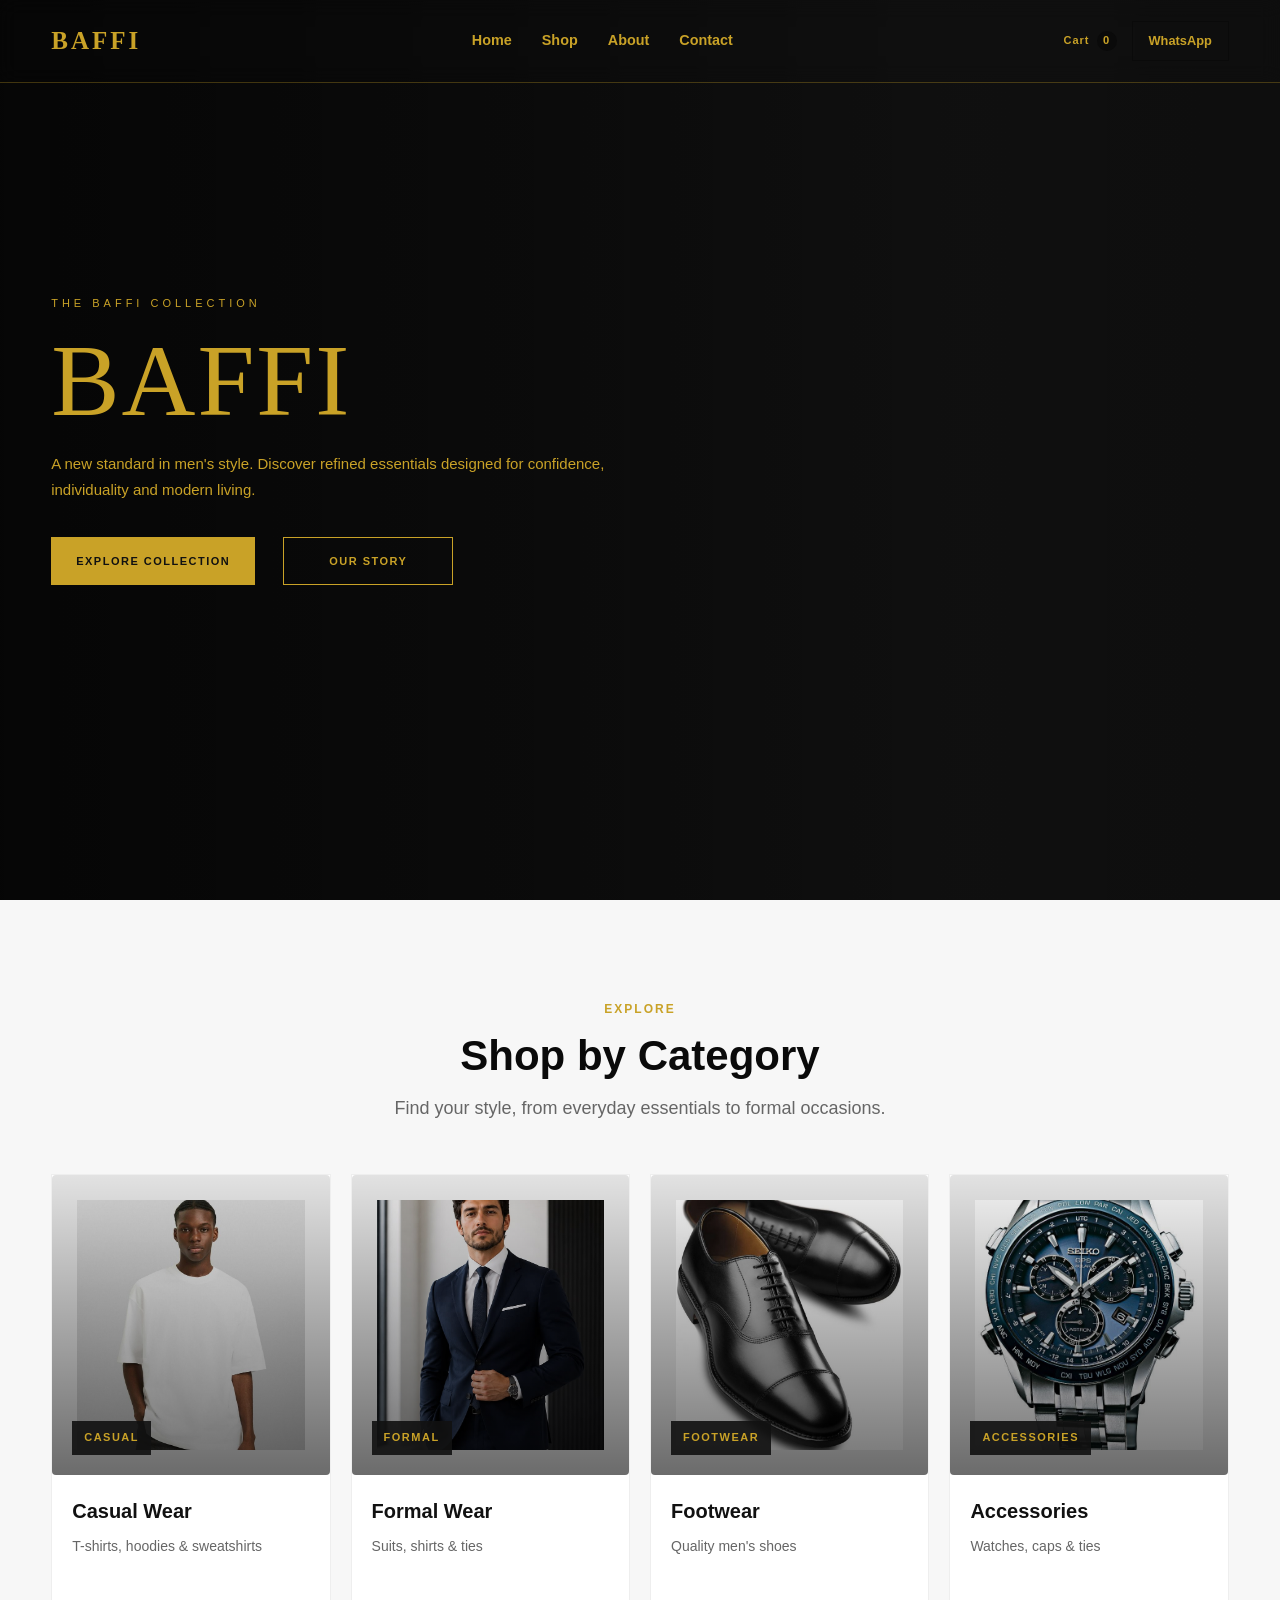
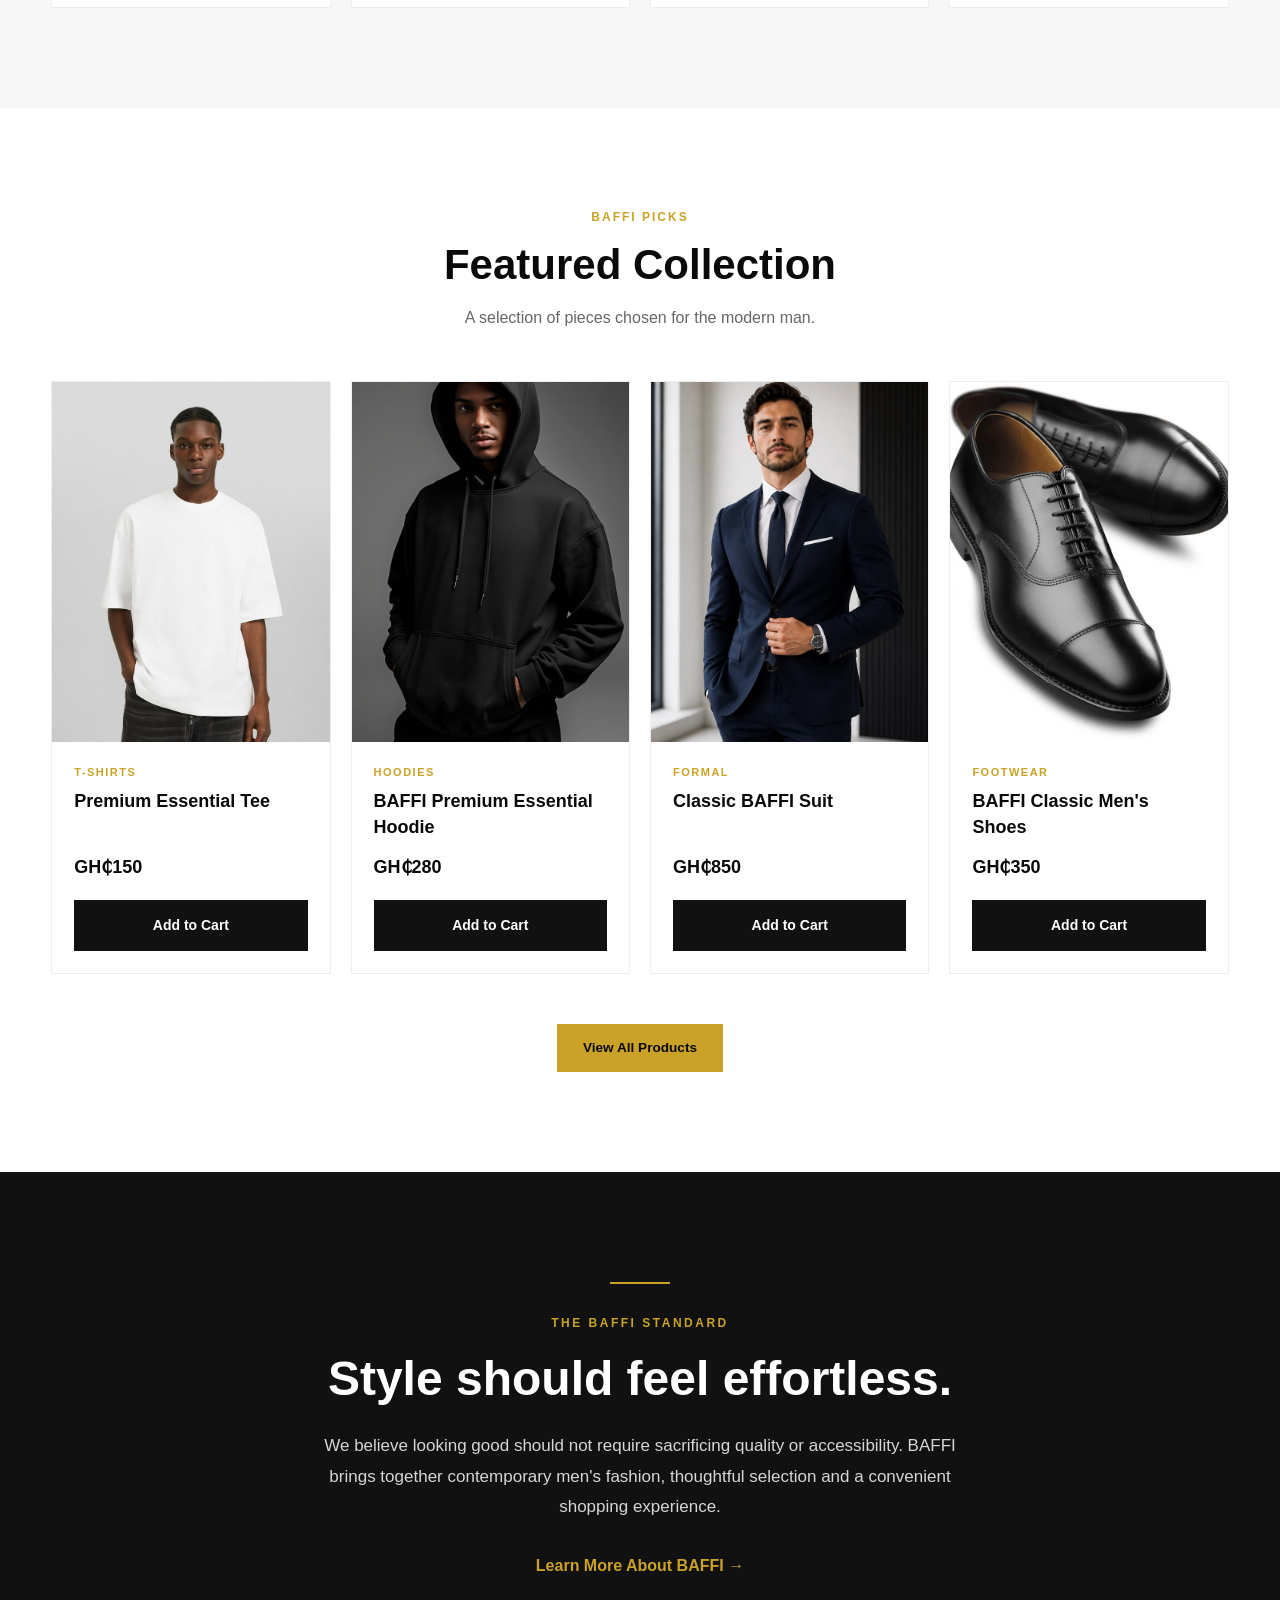
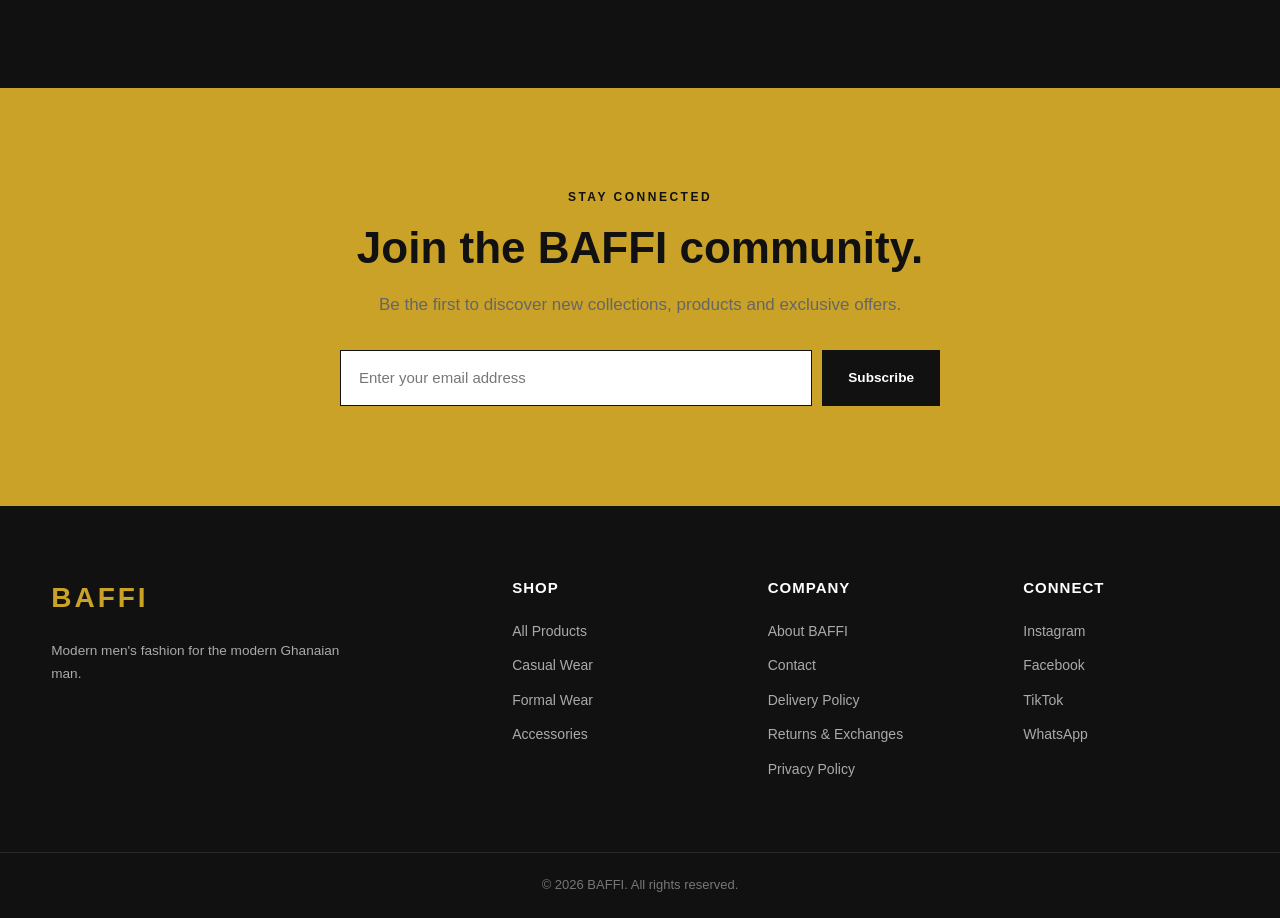
<file: index.html>
<!DOCTYPE html>
<html lang="en">
<head>
    <meta charset="UTF-8">

    <meta name="viewport" content="width=device-width, initial-scale=1.0">

    <meta
        name="description"
        content="BAFFI — Modern men's fashion, quality clothing, footwear and accessories in Ghana."
    >

    <title>BAFFI | Modern Men's Fashion</title>

    <!-- Main stylesheet -->
    <link rel="stylesheet" href="style.css">

    <link rel="icon" type="image/svg+xml" href="images/svg file.jpeg">
</head>

<body>

    <!-- ================= HEADER ================= -->
    <header class="site-header">

        <div class="container header-container">

            <!-- Logo -->
            <a href="index.html" class="logo">
                BAFFI
            </a>

                <!-- Mobile menu button -->
                 <button
                    class="menu-toggle"
                    id="menu-toggle"
                    type="button"
                    aria-label="Open navigation menu"
                    aria-expanded="false"
                    aria-controls="main-nav"
                 >
                    ☰
                </button>

            <!-- Navigation -->
            <nav class="main-nav" id="main-nav">
                <a href="index.html">Home</a>
                <a href="shop.html">Shop</a>
                <a href="about.html">About</a>
                <a href="contact.html">Contact</a>
            </nav>

            <!-- Header actions -->
            <div class="header-actions">

                <a href="cart.html" class="cart-link">
                    Cart <span id="cart-count">0</span>
                </a>

                <a
                    href="https://wa.me/233207417469"
                    class="whatsapp-link"
                    target="_blank"
                    rel="noopener"
                >
                    WhatsApp
                </a>

            </div>

        </div>

    </header>


    <!-- ================= MAIN CONTENT ================= -->
    <main>

       <!-- ================= HERO ================= -->
<!-- ================= BAFFI VIDEO HERO ================= -->
<section class="hero">

    <video
        class="hero-video"
        autoplay
        muted
        loop
        playsinline
        preload="metadata"
        poster="hero-image.mp4"
    >
        <source
            src="hero-image.mp4"
            type="video/mp4"
        >
    </video>

    <div class="hero-overlay"></div>

    <div class="container hero-content">

        <p class="hero-label">
            THE BAFFI COLLECTION
        </p>

        <h1>
            BAFFI
        </h1>

        <p class="hero-description">
            A new standard in men's style.
            Discover refined essentials designed for confidence, individuality and modern living.
        </p>

        <div class="hero-buttons">

            <a href="shop.html" class="btn btn-primary">
                EXPLORE COLLECTION
            </a>

            <a href="about.html" class="btn btn-secondary">
                OUR STORY
            </a>

        </div>

    </div>

</section>
<!-- ================= CATEGORIES ================= -->
<section class="categories">
    <div class="container">
        <div class="section-heading">
            <p class="section-label">
                EXPLORE
            </p>
            <h2>
                Shop by Category
            </h2>
            <p>
                Find your style, from everyday essentials to
                formal occasions.
            </p>
        </div>

        <div class="category-grid">
        <!-- CASUAL -->
        <a href="shop.html?category=casual"
            class="category-card">
            <div class="category-image">
            <img
                src="premium-essential-teeshirt.jpeg"
                alt="BAFFI Casual Wear"
            >
            <span>CASUAL</span>
            </div>
            <h3>
                Casual Wear
            </h3>
            <p>
                T-shirts, hoodies & sweatshirts
            </p>
        </a>

<!-- FORMAL -->
        <a href="shop.html?category=formal"
            class="category-card">
            <div class="category-image">
            <img
                src="premium-essential-suit.jpeg"
                alt="BAFFI Formal Wear"
            >
            <span>FORMAL</span>
            </div>
            <h3>
                Formal Wear
            </h3>
            <p>
                Suits, shirts & ties
            </p>
        </a>

<!-- FOOTWEAR -->
        <a href="shop.html?category=shoes"
            class="category-card">
            <div class="category-image">
            <img
                src="premium-essential-shoes.jpeg"
                alt="BAFFI Men's Footwear"
            >
            <span>FOOTWEAR</span>
            </div>
            <h3>
                Footwear
            </h3>
            <p>
                Quality men's shoes
            </p>
        </a>


<!-- ACCESSORIES -->
        <a href="shop.html?category=accessories"
            class="category-card">
            <div class="category-image">
                <img
                    src="premium-essential-watches.jpeg"
                    alt="BAFFI Accessories"
                >
                <span>ACCESSORIES</span>
            </div>
            <h3>
                Accessories
            </h3>
            <p>
                Watches, caps & ties
            </p>
        </a>
    </div>
</div>
</section>
        

<!-- ================= FEATURED PRODUCTS ================= -->
<section class="featured-products">

    <div class="container">

        <div class="section-heading">

            <p class="section-label">
                BAFFI PICKS
            </p>

            <h2>
                Featured Collection
            </h2>

            <p>
                A selection of pieces chosen for the modern man.
            </p>

        </div>


        <div class="product-grid">

            <!-- Product 1 -->
            <article class="product-card">

                <div class="product-image">
                    <img
                        src="premium-essential-teeshirt.jpeg"
                        alt="BAFFI Premium Essential Tee"
                    >
                </div>

                <div class="product-info">

                    <p class="product-category">
                        T-SHIRTS
                    </p>

                    <h3>
                        Premium Essential Tee
                    </h3>

                    <p class="product-price">
                        GH₵150
                    </p>

                    <button
                        class="add-to-cart"
                        data-product="Premium Essential Tee"
                    >
                        Add to Cart
                    </button>

                </div>

            </article>


            <!-- Product 2 -->
            <article class="product-card">

                <div class="product-image">
                    <img
                        src="Premium-Essential-Hoodie.jpeg"
                        alt="BAFFI Premium Essential Hoodie"
                    >
                </div>

                <div class="product-info">

                    <p class="product-category">
                        HOODIES
                    </p>

                    <h3>
                        BAFFI Premium Essential Hoodie
                    </h3>

                    <p class="product-price">
                        GH₵280
                    </p>

                    <button
                        class="add-to-cart"
                        data-product="BAFFI Premium Essential Hoodie"
                    >
                        Add to Cart
                    </button>

                </div>

            </article>


            <!-- Product 3 -->
            <article class="product-card">

                <div class="product-image">
                    <img
                        src="premium-essential-suit.jpeg"
                        alt="BAFFI Premium Essential Suit"
                    >
                </div>

                <div class="product-info">

                    <p class="product-category">
                        FORMAL
                    </p>

                    <h3>
                        Classic BAFFI Suit
                    </h3>

                    <p class="product-price">
                        GH₵850
                    </p>

                    <button
                        class="add-to-cart"
                        data-product="Classic BAFFI Suit"
                    >
                        Add to Cart
                    </button>

                </div>

            </article>


            <!-- Product 4 -->
            <article class="product-card">

                <div class="product-image">
                    <img
                        src="premium-essential-shoes.jpeg"
                        alt="BAFFI Classic Men's Shoes"
                        >
                </div>

                <div class="product-info">

                    <p class="product-category">
                        FOOTWEAR
                    </p>

                    <h3>
                        BAFFI Classic Men's Shoes
                    </h3>

                    <p class="product-price">
                        GH₵350
                    </p>

                    <button
                        class="add-to-cart"
                        data-product="BAFFI Classic Men's Shoes"
                    >
                        Add to Cart
                    </button>

                </div>

            </article>

        </div>


        <div class="center-button">

            <a href="shop.html"
               class="btn btn-primary">
                View All Products
            </a>

        </div>

    </div>

</section>
        
        <!-- ================= BRAND STATEMENT ================= -->
        <section class="brand-statement">

            <div class="container">

                <div class="brand-content">

                    <p class="section-label">
                        THE BAFFI STANDARD
                    </p>

                    <h2>
                        Style should feel effortless.
                    </h2>

                    <p>
                        We believe looking good should not require
                        sacrificing quality or accessibility. BAFFI
                        brings together contemporary men's fashion,
                        thoughtful selection and a convenient shopping
                        experience.
                    </p>

                    <a href="about.html"
                       class="text-link">
                        Learn More About BAFFI →
                    </a>

                </div>

            </div>

        </section>


        <!-- ================= NEWSLETTER ================= -->
        <section class="newsletter">

            <div class="container">

                <div class="newsletter-content">

                    <p class="section-label">
                        STAY CONNECTED
                    </p>

                    <h2>
                        Join the BAFFI community.
                    </h2>

                    <p>
                        Be the first to discover new collections,
                        products and exclusive offers.
                    </p>

                    <form id="newsletter-form">

                        <input
                            type="email"
                            id="email"
                            placeholder="Enter your email address"
                            required
                        >

                        <button type="submit"
                                class="btn btn-primary">
                            Subscribe
                        </button>

                    </form>

                </div>

            </div>

        </section>

    </main>


    <!-- ================= FOOTER ================= -->
    <footer class="site-footer">

        <div class="container footer-grid">

            <div>

                <a href="index.html" class="footer-logo">
                    BAFFI
                </a>

                <p>
                    Modern men's fashion for the
                    modern Ghanaian man.
                </p>

            </div>


            <div>

                <h3>
                    Shop
                </h3>

                <a href="shop.html">
                    All Products
                </a>

                <a href="shop.html?category=casual">
                    Casual Wear
                </a>

                <a href="shop.html?category=formal">
                    Formal Wear
                </a>

                <a href="shop.html?category=accessories">
                    Accessories
                </a>

            </div>


            <div>

                <h3>
                    Company
                </h3>

                <a href="about.html">
                    About BAFFI
                </a>

                <a href="contact.html">
                    Contact
                </a>

                <a href="delivery-policy.html">
                    Delivery Policy
                </a>

                <a href="returns-policy.html">
                    Returns &amp; Exchanges
                </a>

                <a href="privacy-policy.html">
                    Privacy Policy
                </a>

            </div>

            <div>

                <h3>
                    Connect
                </h3>

                <a href="https://www.instagram.com/baffi_apparel1/">
                    Instagram
                </a>

                <a href="https://www.facebook.com/baffiapparel">
                    Facebook
                </a>

                <a href="https://www.tiktok.com/@baffi_apparel1">
                    TikTok
                </a>

                <a href="https://wa.me/233207417469"
                   target="_blank"
                   rel="noopener">
                    WhatsApp
                </a>

            </div>

        </div>


        <div class="footer-bottom">

            <p>
                © 2026 BAFFI. All rights reserved.
            </p>

        </div>

    </footer>


    <!-- Main JavaScript -->
    <script src="app.js"></script>

</body>
</html>
</file>
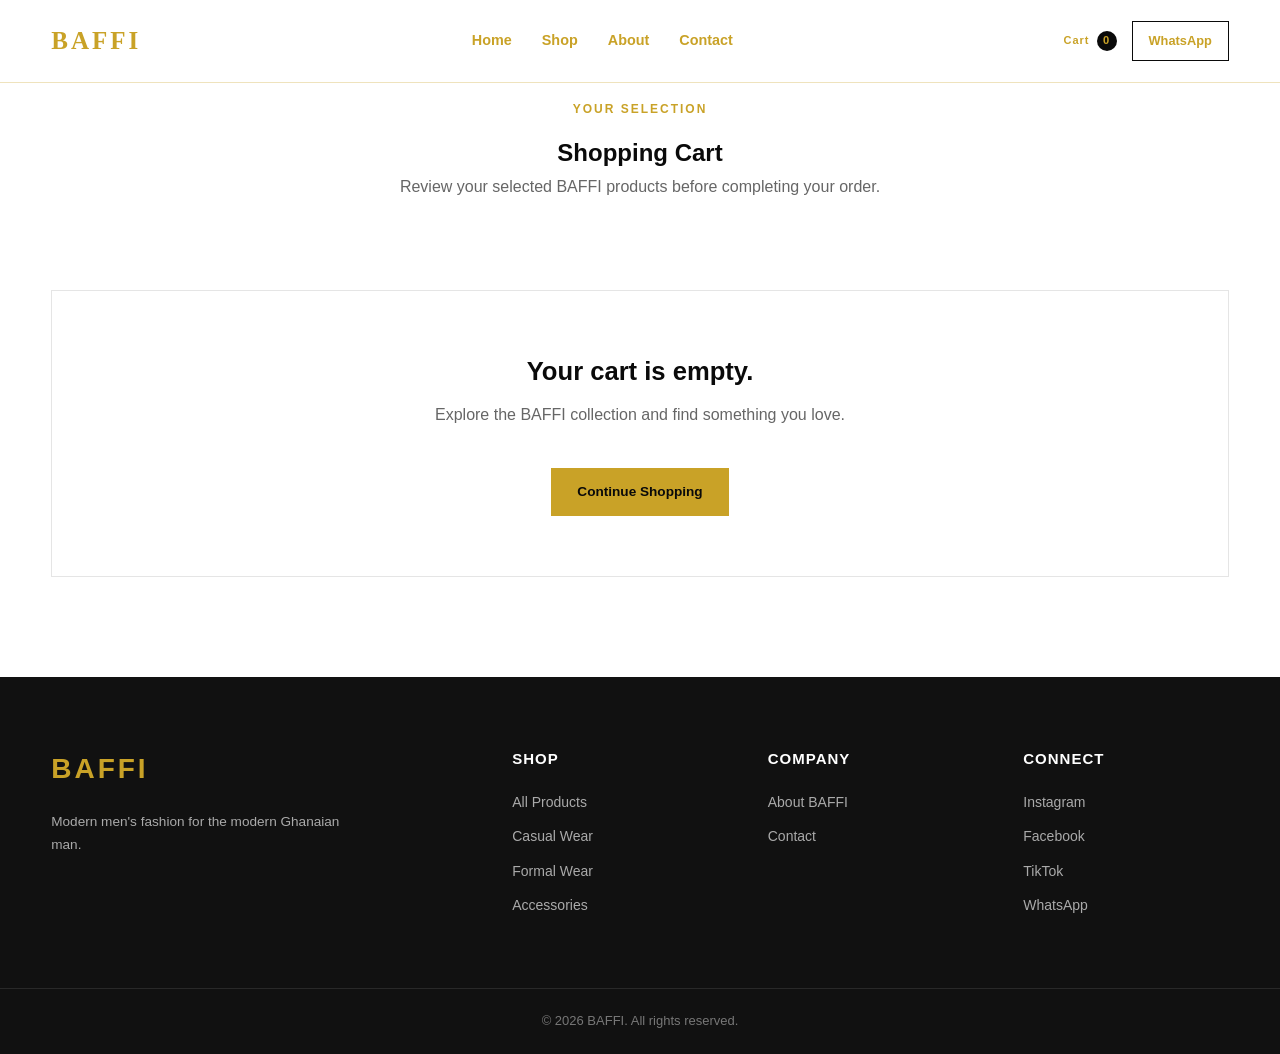
<file: cart.html>
<!DOCTYPE html><html lang="en">
    <head>
        <meta charset="UTF-8">

        <meta
            name="viewport"
            content="width=device-width, initial-scale=1.0"
        >
        
        <meta
            name="description"
            content="View your BAFFI shopping cart."
        >
        
        <title>Cart | BAFFI</title>
        
        <link rel="stylesheet" href="style.css">

        <link rel="icon" type="image/svg+xml" href="images/svg file.jpeg">
    </head>

    <body><!-- ================= HEADER ================= -->

<header class="site-header">

    <div class="container header-container">

        <a href="index.html" class="logo">
            BAFFI
        </a>


        <nav class="main-nav">

            <a href="index.html">
                Home
            </a>

            <a href="shop.html">
                Shop
            </a>

            <a href="about.html">
                About
            </a>

            <a href="contact.html">
                Contact
            </a>

        </nav>


        <div class="header-actions">

            <a href="cart.html" class="cart-link">
                Cart <span id="cart-count">0</span>
            </a>

            <a
                href="https://wa.me/"
                class="whatsapp-link"
                target="_blank"
                rel="noopener"
            >
                WhatsApp
            </a>

        </div>

    </div>

</header>



<!-- ================= MAIN ================= -->

<main>


    <section class="featured-products">

        <div class="container">

            <div class="section-heading">

                <p class="section-label">
                    YOUR SELECTION
                </p>

                <h1>
                    Shopping Cart
                </h1>

                <p>
                    Review your selected BAFFI products
                    before completing your order.
                </p>

            </div>


            <div id="cart-container">

                <!-- Cart items will be generated by JavaScript -->

            </div>


            <div
                id="empty-cart"
                style="display: none;"
            >

                <h2>
                    Your cart is empty.
                </h2>

                <p>
                    Explore the BAFFI collection and
                    find something you love.
                </p>

                <br>

                <a
                    href="shop.html"
                    class="btn btn-primary"
                >
                    Continue Shopping
                </a>

            </div>


            <div
                id="cart-summary"
                style="display: none;"
            >
            <div class="checkout-details">

                <h2>
                    Delivery Details
                </h2>

                <p>
                    Enter your details so we can process your order.
                </p>

                <div class="form-group">

                <label for="customer-name">
                    Full Name
                </label>

                <input
                    type="text"
                    id="customer-name"
                    placeholder="Enter your full name"
                    autocomplete="name"
                >

            </div>


            <div class="form-group">

                <label for="customer-phone">
                    Phone Number
                </label>

                <input
                    type="tel"
                    id="customer-phone"
                    placeholder="e.g. 020 123 4567"
                    autocomplete="tel"
               >

            </div>


            <div class="form-group">

                <label for="delivery-location">
                    Delivery Location
                </label>

                <input
                    type="text"
                    id="delivery-location"
                    placeholder="e.g. East Legon, Accra"
                    autocomplete="street-address"
               >

            </div>


            <div class="form-group">

                <label for="order-note">
                   Order Note
                   <span>(Optional)</span>
                </label>

                <textarea
                    id="order-note"
                    rows="4"
                    placeholder="Any additional information about your order?"
                >
                </textarea>

            </div>

            </div>

                <h2>
                    Order Summary
                </h2>

                <p>
                    Total:
                    <strong id="cart-total">
                        GH₵0
                    </strong>
                </p>

                <br>

                <button
                    id="clear-cart"
                    class="btn btn-secondary"
                    type="button"
                >
                    Clear Cart
                </button>

                <button
                    id="whatsapp-checkout"
                    class="btn btn-primary"
                    type="button"
                >
                    Checkout via WhatsApp
                </button>

                <a
                    href="shop.html"
                    class="btn btn-primary"
                >
                    Continue Shopping
                </a>

            </div>

        </div>

    </section>


</main>



<!-- ================= FOOTER ================= -->

<footer class="site-footer">

    <div class="container footer-grid">


        <div>

            <a
                href="index.html"
                class="footer-logo"
            >
                BAFFI
            </a>

            <p>
                Modern men's fashion for the
                modern Ghanaian man.
            </p>

        </div>


        <div>

            <h3>
                Shop
            </h3>

            <a href="shop.html">
                All Products
            </a>

            <a href="shop.html?category=casual">
                Casual Wear
            </a>

            <a href="shop.html?category=formal">
                Formal Wear
            </a>

            <a href="shop.html?category=accessories">
                Accessories
            </a>

        </div>


        <div>

            <h3>
                Company
            </h3>

            <a href="about.html">
                About BAFFI
            </a>

            <a href="contact.html">
                Contact
            </a>

        </div>


        <div>

            <h3>
                Connect
            </h3>

            <a href="#">
                Instagram
            </a>

            <a href="#">
                Facebook
            </a>

            <a href="#">
                TikTok
            </a>

            <a
                href="https://wa.me/"
                target="_blank"
                rel="noopener"
            >
                WhatsApp
            </a>

        </div>

    </div>


    <div class="footer-bottom">

        <p>
            © 2026 BAFFI. All rights reserved.
        </p>

    </div>

</footer>



<script src="app.js"></script>

</body></html>
</file>
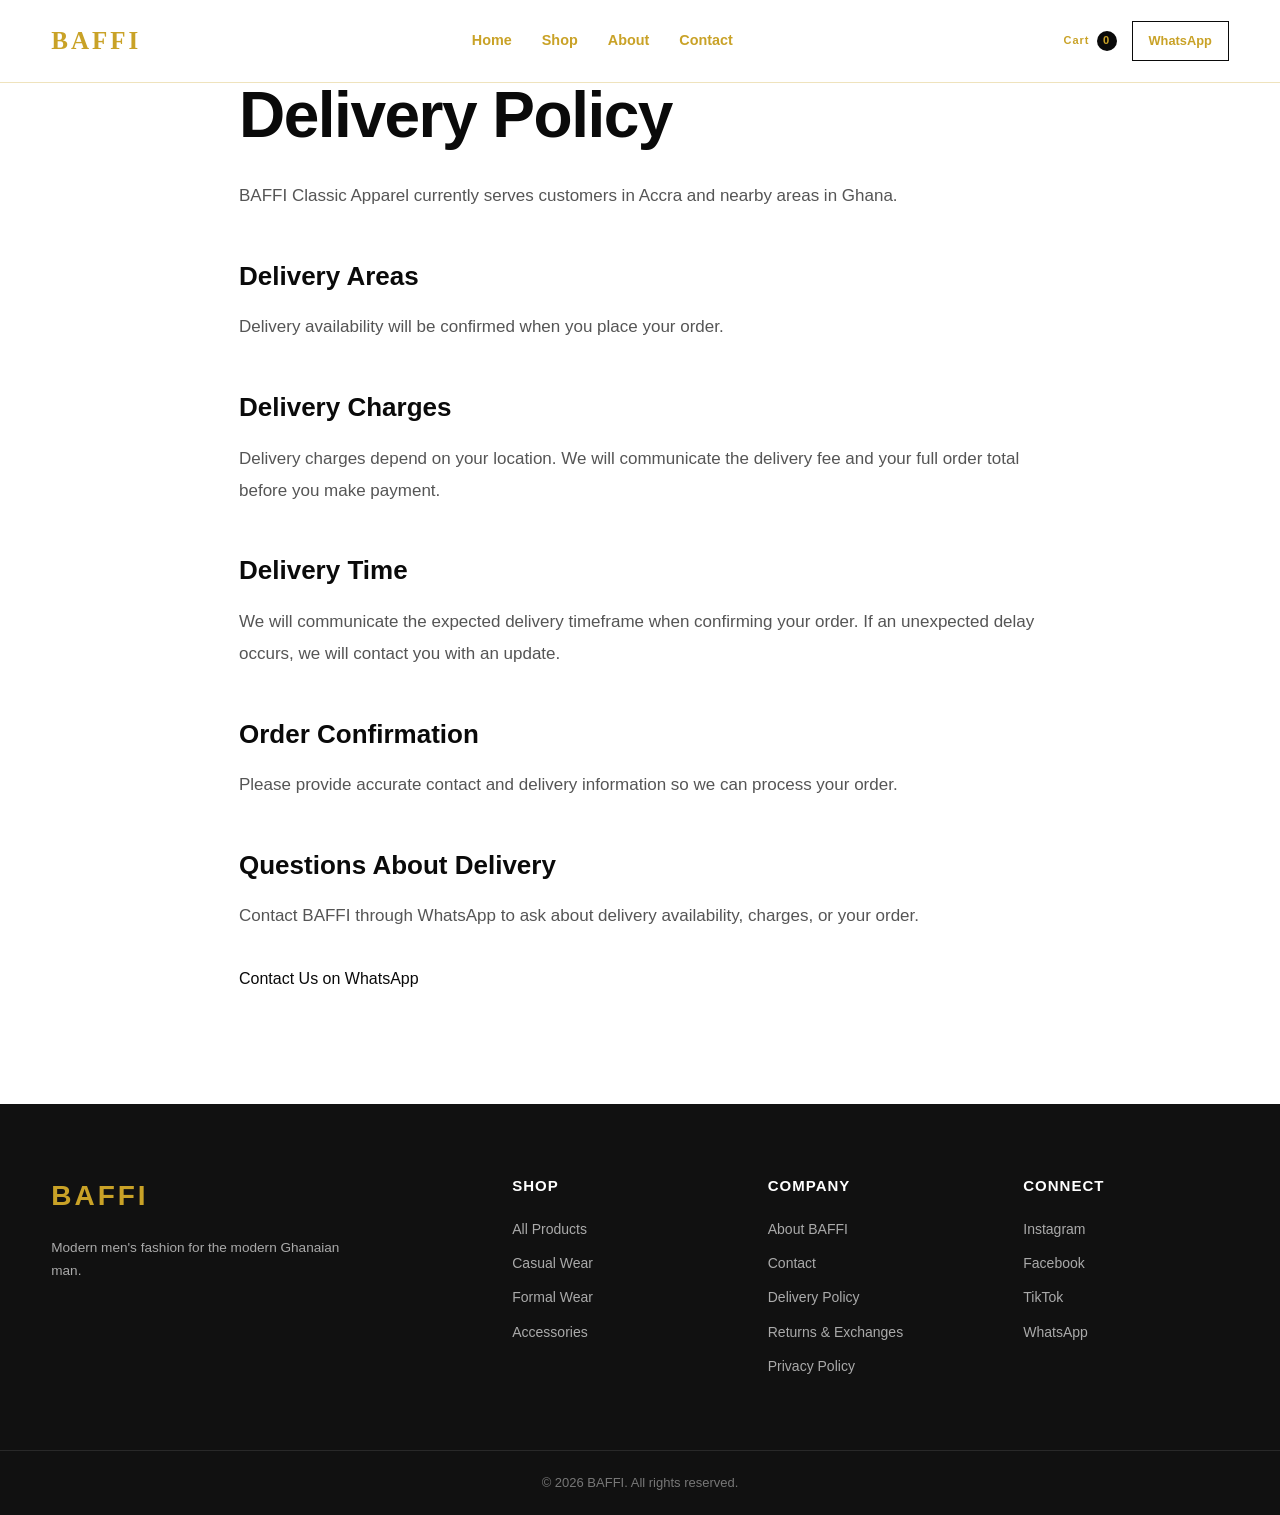
<file: delivery-policy.html>
<!DOCTYPE html>
<html lang="en">
<head>
    <meta charset="UTF-8">
    <meta name="viewport" content="width=device-width, initial-scale=1.0">

    <title>Delivery Policy | BAFFI</title>

    <link rel="stylesheet" href="style.css">
    <script src="app.js" defer></script>
    <link rel="icon" type="image/svg+xml" href="images/svg file.jpeg">
</head>

<body>

    <header class="site-header">

    <div class="container header-container">

        <a href="index.html" class="logo">
            BAFFI
        </a>

        <button
            class="menu-toggle"
            id="menu-toggle"
            type="button"
            aria-label="Open navigation menu"
            aria-expanded="false"
            aria-controls="main-nav"
        >
            ☰
        </button>

        <nav class="main-nav" id="main-nav">

            <a href="index.html">Home</a>
            <a href="shop.html">Shop</a>
            <a href="about.html">About</a>
            <a href="contact.html">Contact</a>

        </nav>

        <div class="header-actions">

            <a href="cart.html" class="cart-link">
                Cart <span id="cart-count">0</span>
            </a>

            <a
                href="https://wa.me/233207417469"
                class="whatsapp-link"
                target="_blank"
                rel="noopener"
            >
                WhatsApp
            </a>

        </div>

    </div>

    </header>

    <main class="container">
        <section class="policy-page">

            <h1>Delivery Policy</h1>

            <p>
                BAFFI Classic Apparel currently serves customers
                in Accra and nearby areas in Ghana.
            </p>

            <h2>Delivery Areas</h2>
            <p>
                Delivery availability will be confirmed when you
                place your order.
            </p>

            <h2>Delivery Charges</h2>
            <p>
                Delivery charges depend on your location. We will
                communicate the delivery fee and your full order
                total before you make payment.
            </p>

            <h2>Delivery Time</h2>
            <p>
                We will communicate the expected delivery timeframe
                when confirming your order. If an unexpected delay
                occurs, we will contact you with an update.
            </p>

            <h2>Order Confirmation</h2>
            <p>
                Please provide accurate contact and delivery
                information so we can process your order.
            </p>

            <h2>Questions About Delivery</h2>
            <p>
                Contact BAFFI through WhatsApp to ask about
                delivery availability, charges, or your order.
            </p>

            <a href="https://wa.me/233207417469"
               target="_blank"
               rel="noopener">
                Contact Us on WhatsApp
            </a>

        </section>
    </main>

    <footer class="site-footer">

        <div class="container footer-grid">

            <div>

                <a href="index.html" class="footer-logo">
                    BAFFI
                </a>

                <p>
                    Modern men's fashion for the
                    modern Ghanaian man.
                </p>

            </div>


            <div>

                <h3>
                    Shop
                </h3>

                <a href="shop.html">
                    All Products
                </a>

                <a href="shop.html?category=casual">
                    Casual Wear
                </a>

                <a href="shop.html?category=formal">
                    Formal Wear
                </a>

                <a href="shop.html?category=accessories">
                    Accessories
                </a>

            </div>


            <div>

                <h3>
                    Company
                </h3>

                <a href="about.html">
                    About BAFFI
                </a>

                <a href="contact.html">
                    Contact
                </a>

                <a href="delivery-policy.html">
                    Delivery Policy
                </a>

                <a href="returns-policy.html">
                    Returns &amp; Exchanges
                </a>

                <a href="privacy-policy.html">
                    Privacy Policy
                </a>
                
            </div>

            <div>

                <h3>
                    Connect
                </h3>

                <a href="https://www.instagram.com/baffi_apparel1/">
                    Instagram
                </a>

                <a href="https://www.facebook.com/baffiapparel">
                    Facebook
                </a>

                <a href="https://www.tiktok.com/@baffi_apparel1">
                    TikTok
                </a>

                <a href="https://wa.me/233207417469"
                   target="_blank"
                   rel="noopener">
                    WhatsApp
                </a>

            </div>

        </div>


        <div class="footer-bottom">

            <p>
                © 2026 BAFFI. All rights reserved.
            </p>

        </div>

    </footer>
    

</body>
</html>
</file>
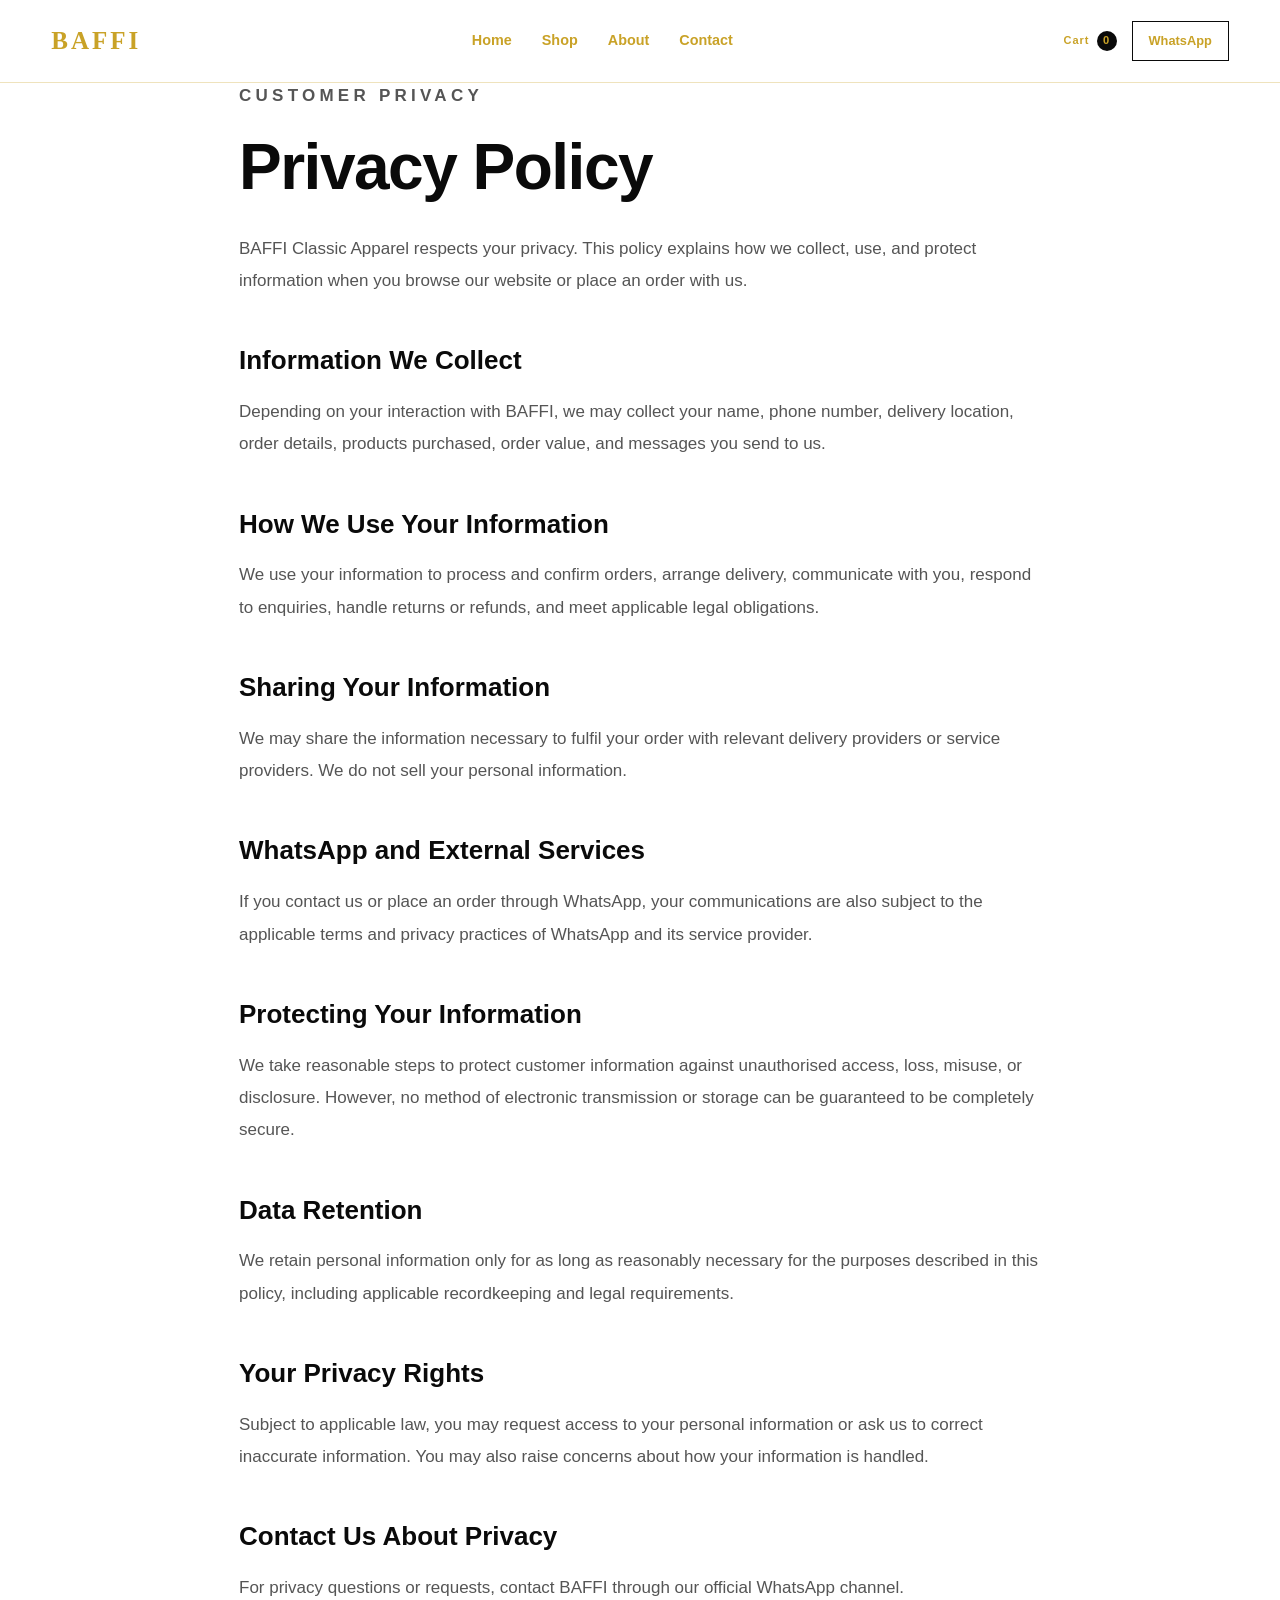
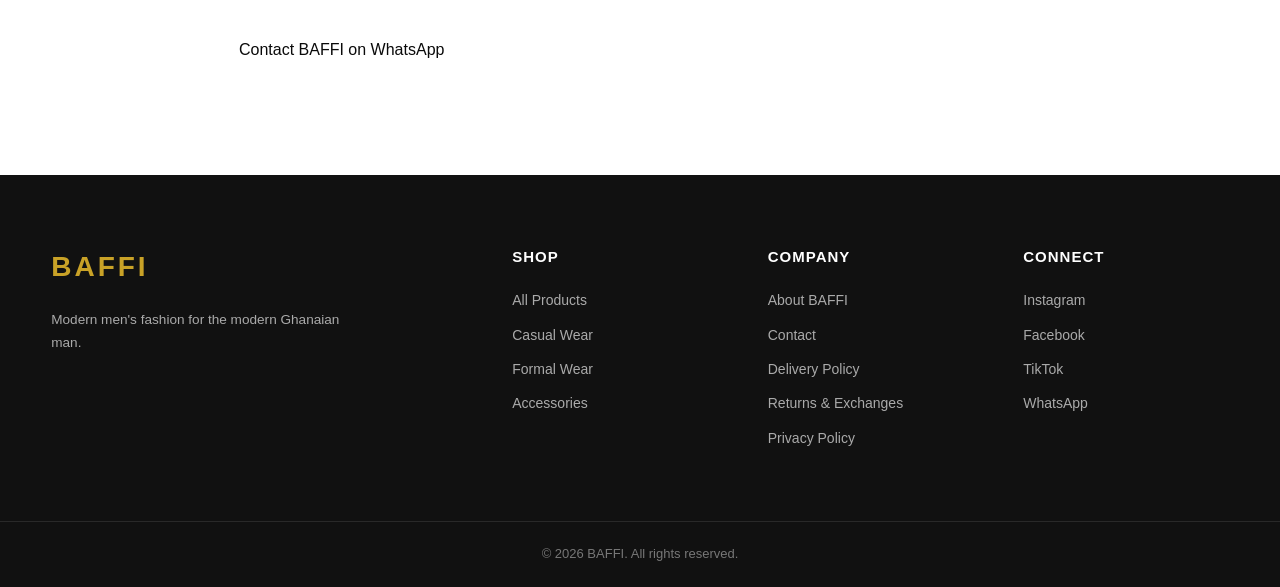
<file: privacy-policy.html>
<!DOCTYPE html>
<html lang="en">
<head>
    <meta charset="UTF-8">
    <meta name="viewport" content="width=device-width, initial-scale=1.0">

    <title>Privacy Policy | BAFFI</title>

    <link rel="stylesheet" href="style.css">
    <script src="app.js" defer></script>
    <link rel="icon" type="image/svg+xml" href="images/svg file.jpeg">
</head>

<body>

    <header class="site-header">
        <div class="container header-container">

            <a href="index.html" class="logo">BAFFI</a>

            <button
                class="menu-toggle"
                id="menu-toggle"
                type="button"
                aria-label="Open navigation menu"
                aria-expanded="false"
                aria-controls="main-nav"
            >
                ☰
            </button>

            <nav class="main-nav" id="main-nav">
                <a href="index.html">Home</a>
                <a href="shop.html">Shop</a>
                <a href="about.html">About</a>
                <a href="contact.html">Contact</a>
            </nav>

            <div class="header-actions">
                <a href="cart.html" class="cart-link">
                    Cart <span id="cart-count">0</span>
                </a>

                <a
                    href="https://wa.me/233207417469"
                    class="whatsapp-link"
                    target="_blank"
                    rel="noopener"
                >
                    WhatsApp
                </a>
            </div>

        </div>
    </header>

    <main class="container">

        <section class="policy-page">

            <p class="section-label">CUSTOMER PRIVACY</p>

            <h1>Privacy Policy</h1>

            <p>
                BAFFI Classic Apparel respects your privacy. This
                policy explains how we collect, use, and protect
                information when you browse our website or place
                an order with us.
            </p>

            <h2>Information We Collect</h2>

            <p>
                Depending on your interaction with BAFFI, we may
                collect your name, phone number, delivery location,
                order details, products purchased, order value,
                and messages you send to us.
            </p>

            <h2>How We Use Your Information</h2>

            <p>
                We use your information to process and confirm
                orders, arrange delivery, communicate with you,
                respond to enquiries, handle returns or refunds,
                and meet applicable legal obligations.
            </p>

            <h2>Sharing Your Information</h2>

            <p>
                We may share the information necessary to fulfil
                your order with relevant delivery providers or
                service providers. We do not sell your personal
                information.
            </p>

            <h2>WhatsApp and External Services</h2>

            <p>
                If you contact us or place an order through
                WhatsApp, your communications are also subject
                to the applicable terms and privacy practices
                of WhatsApp and its service provider.
            </p>

            <h2>Protecting Your Information</h2>

            <p>
                We take reasonable steps to protect customer
                information against unauthorised access, loss,
                misuse, or disclosure. However, no method of
                electronic transmission or storage can be
                guaranteed to be completely secure.
            </p>

            <h2>Data Retention</h2>

            <p>
                We retain personal information only for as long
                as reasonably necessary for the purposes described
                in this policy, including applicable recordkeeping
                and legal requirements.
            </p>

            <h2>Your Privacy Rights</h2>

            <p>
                Subject to applicable law, you may request access
                to your personal information or ask us to correct
                inaccurate information. You may also raise concerns
                about how your information is handled.
            </p>

            <h2>Contact Us About Privacy</h2>

            <p>
                For privacy questions or requests, contact BAFFI
                through our official WhatsApp channel.
            </p>

            <a
                href="https://wa.me/233207417469"
                target="_blank"
                rel="noopener"
            >
                Contact BAFFI on WhatsApp
            </a>

        </section>

    </main>

    <footer class="site-footer">

        <div class="container footer-grid">

            <div>

                <a href="index.html" class="footer-logo">
                    BAFFI
                </a>

                <p>
                    Modern men's fashion for the
                    modern Ghanaian man.
                </p>

            </div>


            <div>

                <h3>
                    Shop
                </h3>

                <a href="shop.html">
                    All Products
                </a>

                <a href="shop.html?category=casual">
                    Casual Wear
                </a>

                <a href="shop.html?category=formal">
                    Formal Wear
                </a>

                <a href="shop.html?category=accessories">
                    Accessories
                </a>

            </div>


            <div>

                <h3>
                    Company
                </h3>

                <a href="about.html">
                    About BAFFI
                </a>

                <a href="contact.html">
                    Contact
                </a>

                <a href="delivery-policy.html">
                    Delivery Policy
                </a>

                <a href="returns-policy.html">
                    Returns &amp; Exchanges
                </a>

                <a href="privacy-policy.html">
                    Privacy Policy
                </a>
                
            </div>

            <div>

                <h3>
                    Connect
                </h3>

                <a href="https://www.instagram.com/baffi_apparel1/">
                    Instagram
                </a>

                <a href="https://www.facebook.com/baffiapparel">
                    Facebook
                </a>

                <a href="https://www.tiktok.com/@baffi_apparel1">
                    TikTok
                </a>

                <a href="https://wa.me/233207417469"
                   target="_blank"
                   rel="noopener">
                    WhatsApp
                </a>

            </div>

        </div>


        <div class="footer-bottom">

            <p>
                © 2026 BAFFI. All rights reserved.
            </p>

        </div>

    </footer>

</body>
</html>
</file>
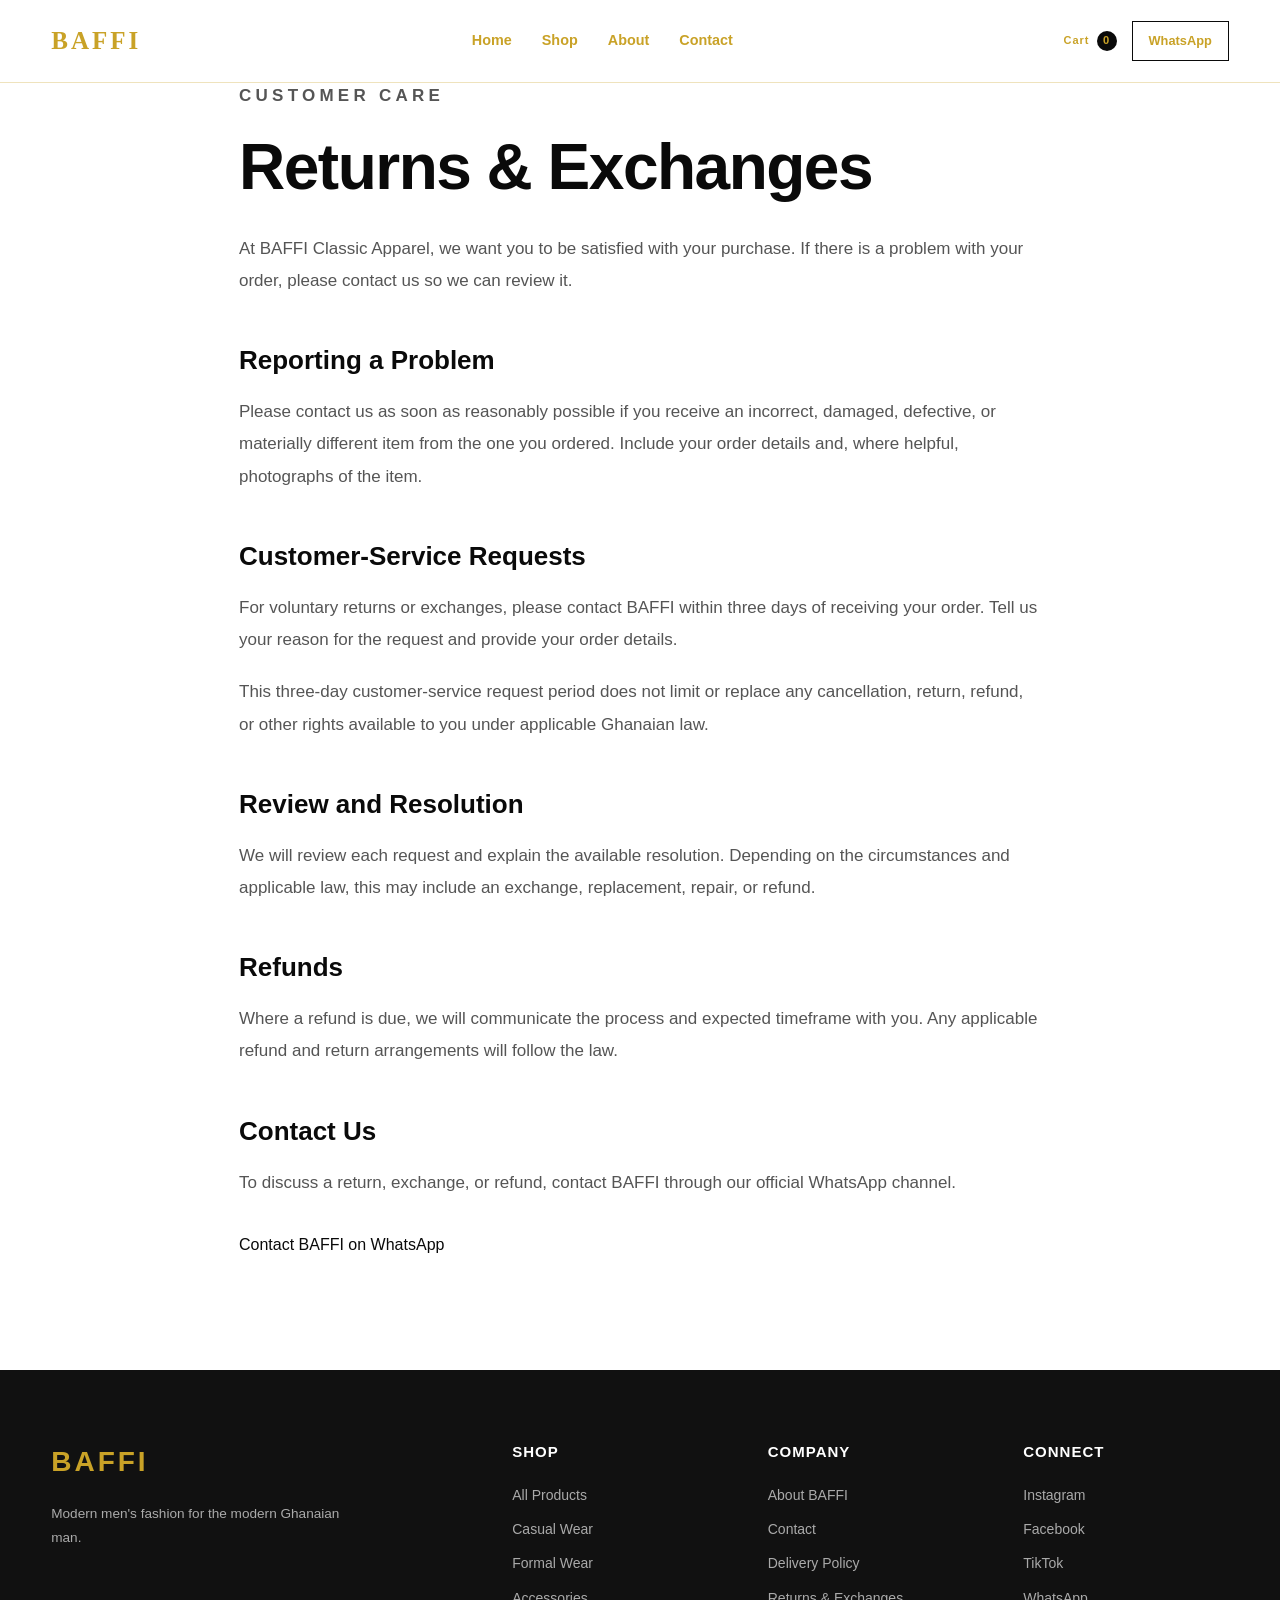
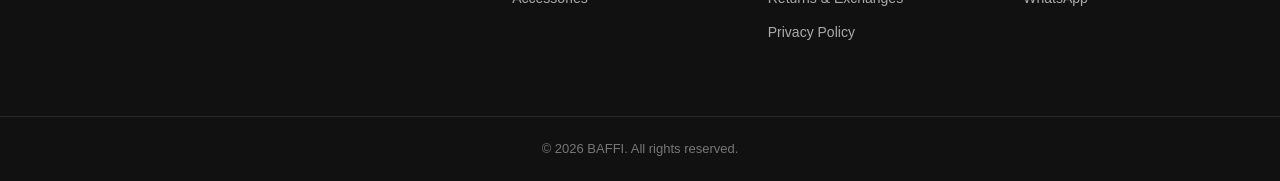
<file: returns-policy.html>
<!DOCTYPE html>
<html lang="en">
<head>
    <meta charset="UTF-8">
    <meta name="viewport" content="width=device-width, initial-scale=1.0">

    <title>Returns &amp; Exchanges | BAFFI</title>

    <link rel="stylesheet" href="style.css">
    <script src="app.js" defer></script>
    <link rel="icon" type="image/svg+xml" href="images/svg file.jpeg">
</head>

<body>

    <header class="site-header">
        <div class="container header-container">

            <a href="index.html" class="logo">BAFFI</a>

            <button
                class="menu-toggle"
                id="menu-toggle"
                type="button"
                aria-label="Open navigation menu"
                aria-expanded="false"
                aria-controls="main-nav"
            >
                ☰
            </button>

            <nav class="main-nav" id="main-nav">
                <a href="index.html">Home</a>
                <a href="shop.html">Shop</a>
                <a href="about.html">About</a>
                <a href="contact.html">Contact</a>
            </nav>

            <div class="header-actions">
                <a href="cart.html" class="cart-link">
                    Cart <span id="cart-count">0</span>
                </a>

                <a
                    href="https://wa.me/233207417469"
                    class="whatsapp-link"
                    target="_blank"
                    rel="noopener"
                >
                    WhatsApp
                </a>
            </div>

        </div>
    </header>

    <main class="container">

        <section class="policy-page">

            <p class="section-label">CUSTOMER CARE</p>

            <h1>Returns &amp; Exchanges</h1>

            <p>
                At BAFFI Classic Apparel, we want you to be satisfied
                with your purchase. If there is a problem with your
                order, please contact us so we can review it.
            </p>

            <h2>Reporting a Problem</h2>

            <p>
                Please contact us as soon as reasonably possible if
                you receive an incorrect, damaged, defective, or
                materially different item from the one you ordered.
                Include your order details and, where helpful,
                photographs of the item.
            </p>

            <h2>Customer-Service Requests</h2>

            <p>
                For voluntary returns or exchanges, please contact
                BAFFI within three days of receiving your order.
                Tell us your reason for the request and provide
                your order details.
            </p>

            <p>
                This three-day customer-service request period does
                not limit or replace any cancellation, return,
                refund, or other rights available to you under
                applicable Ghanaian law.
            </p>

            <h2>Review and Resolution</h2>

            <p>
                We will review each request and explain the available
                resolution. Depending on the circumstances and
                applicable law, this may include an exchange,
                replacement, repair, or refund.
            </p>

            <h2>Refunds</h2>

            <p>
                Where a refund is due, we will communicate the
                process and expected timeframe with you. Any
                applicable refund and return arrangements will
                follow the law.
            </p>

            <h2>Contact Us</h2>

            <p>
                To discuss a return, exchange, or refund, contact
                BAFFI through our official WhatsApp channel.
            </p>

            <a
                href="https://wa.me/233207417469"
                target="_blank"
                rel="noopener"
            >
                Contact BAFFI on WhatsApp
            </a>

        </section>

    </main>

    <footer class="site-footer">

        <div class="container footer-grid">

            <div>

                <a href="index.html" class="footer-logo">
                    BAFFI
                </a>

                <p>
                    Modern men's fashion for the
                    modern Ghanaian man.
                </p>

            </div>


            <div>

                <h3>
                    Shop
                </h3>

                <a href="shop.html">
                    All Products
                </a>

                <a href="shop.html?category=casual">
                    Casual Wear
                </a>

                <a href="shop.html?category=formal">
                    Formal Wear
                </a>

                <a href="shop.html?category=accessories">
                    Accessories
                </a>

            </div>


            <div>

                <h3>
                    Company
                </h3>

                <a href="about.html">
                    About BAFFI
                </a>

                <a href="contact.html">
                    Contact
                </a>

                <a href="delivery-policy.html">
                    Delivery Policy
                </a>

                <a href="returns-policy.html">
                    Returns &amp; Exchanges
                </a>

                <a href="privacy-policy.html">
                    Privacy Policy
                </a>
                
            </div>

            <div>

                <h3>
                    Connect
                </h3>

                <a href="https://www.instagram.com/baffi_apparel1/">
                    Instagram
                </a>

                <a href="https://www.facebook.com/baffiapparel">
                    Facebook
                </a>

                <a href="https://www.tiktok.com/@baffi_apparel1">
                    TikTok
                </a>

                <a href="https://wa.me/233207417469"
                   target="_blank"
                   rel="noopener">
                    WhatsApp
                </a>

            </div>

        </div>


        <div class="footer-bottom">

            <p>
                © 2026 BAFFI. All rights reserved.
            </p>

        </div>

    </footer>

</body>
</html>
</file>
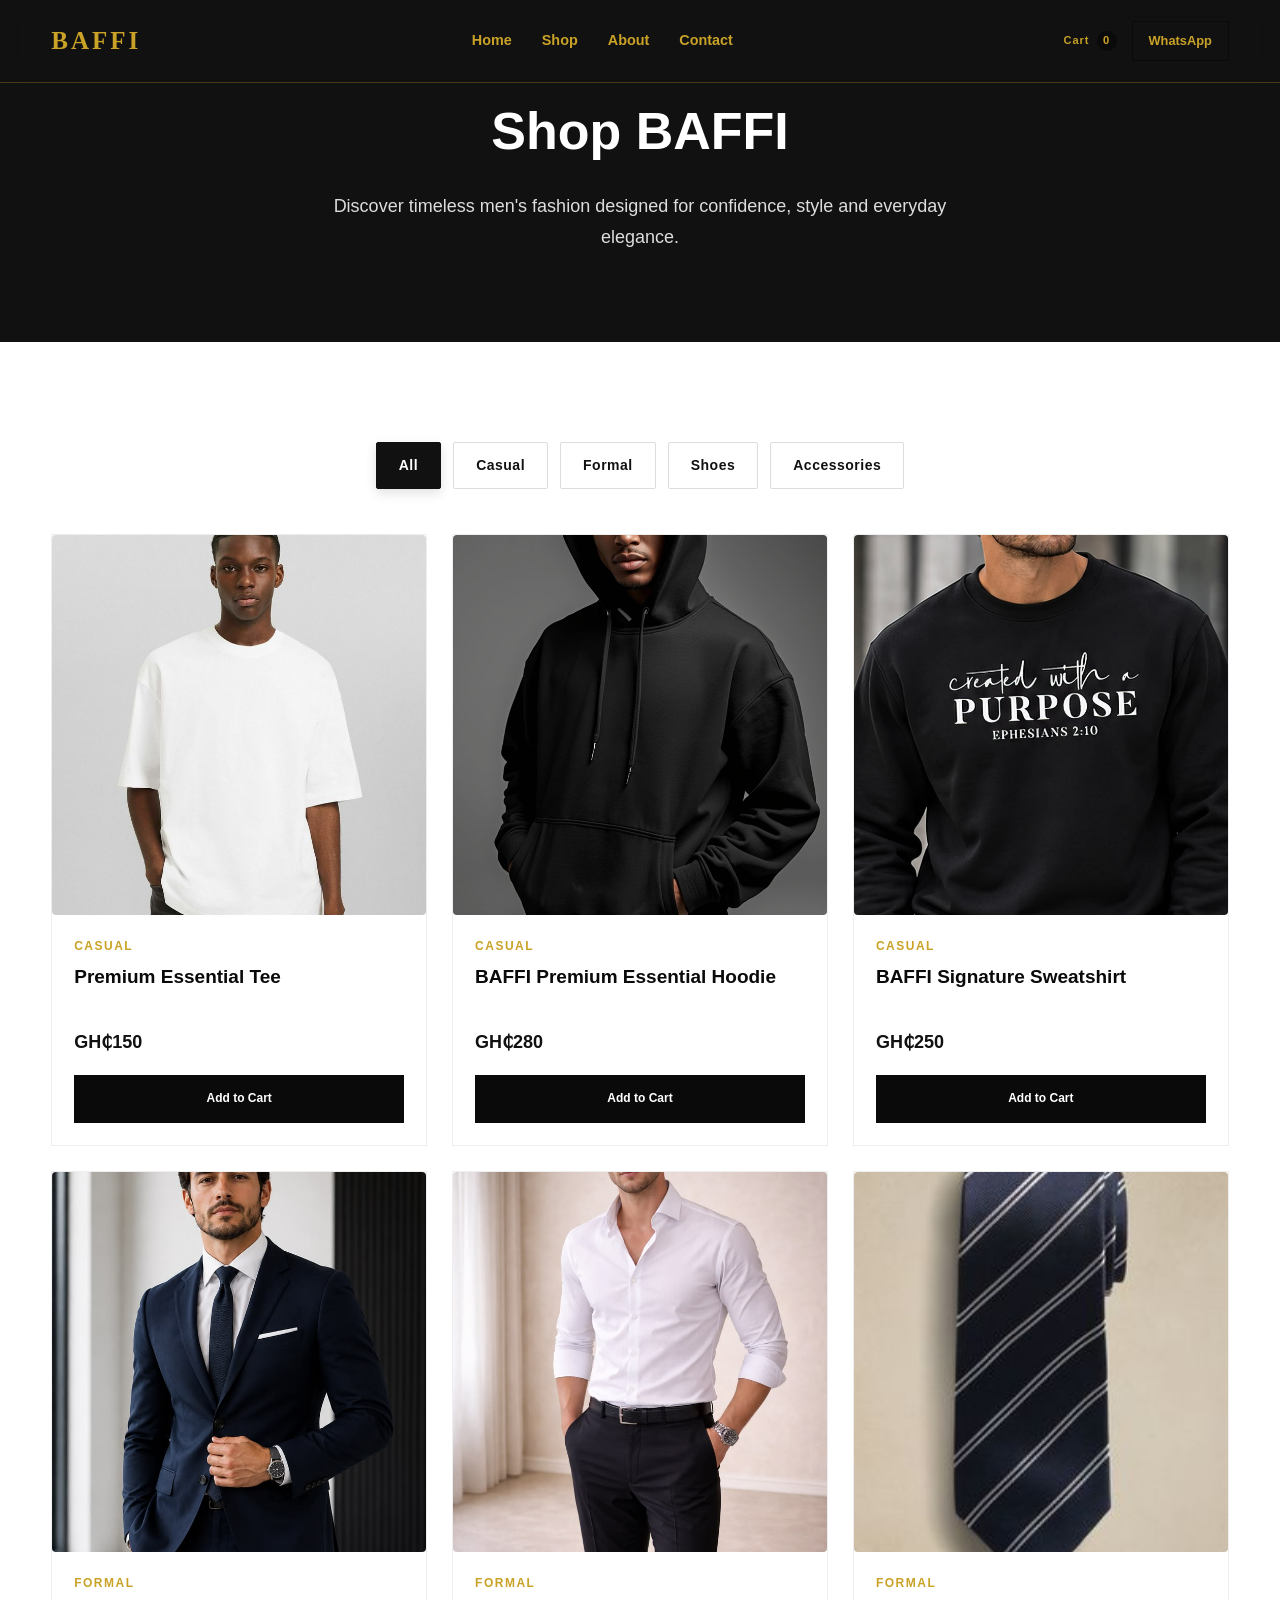
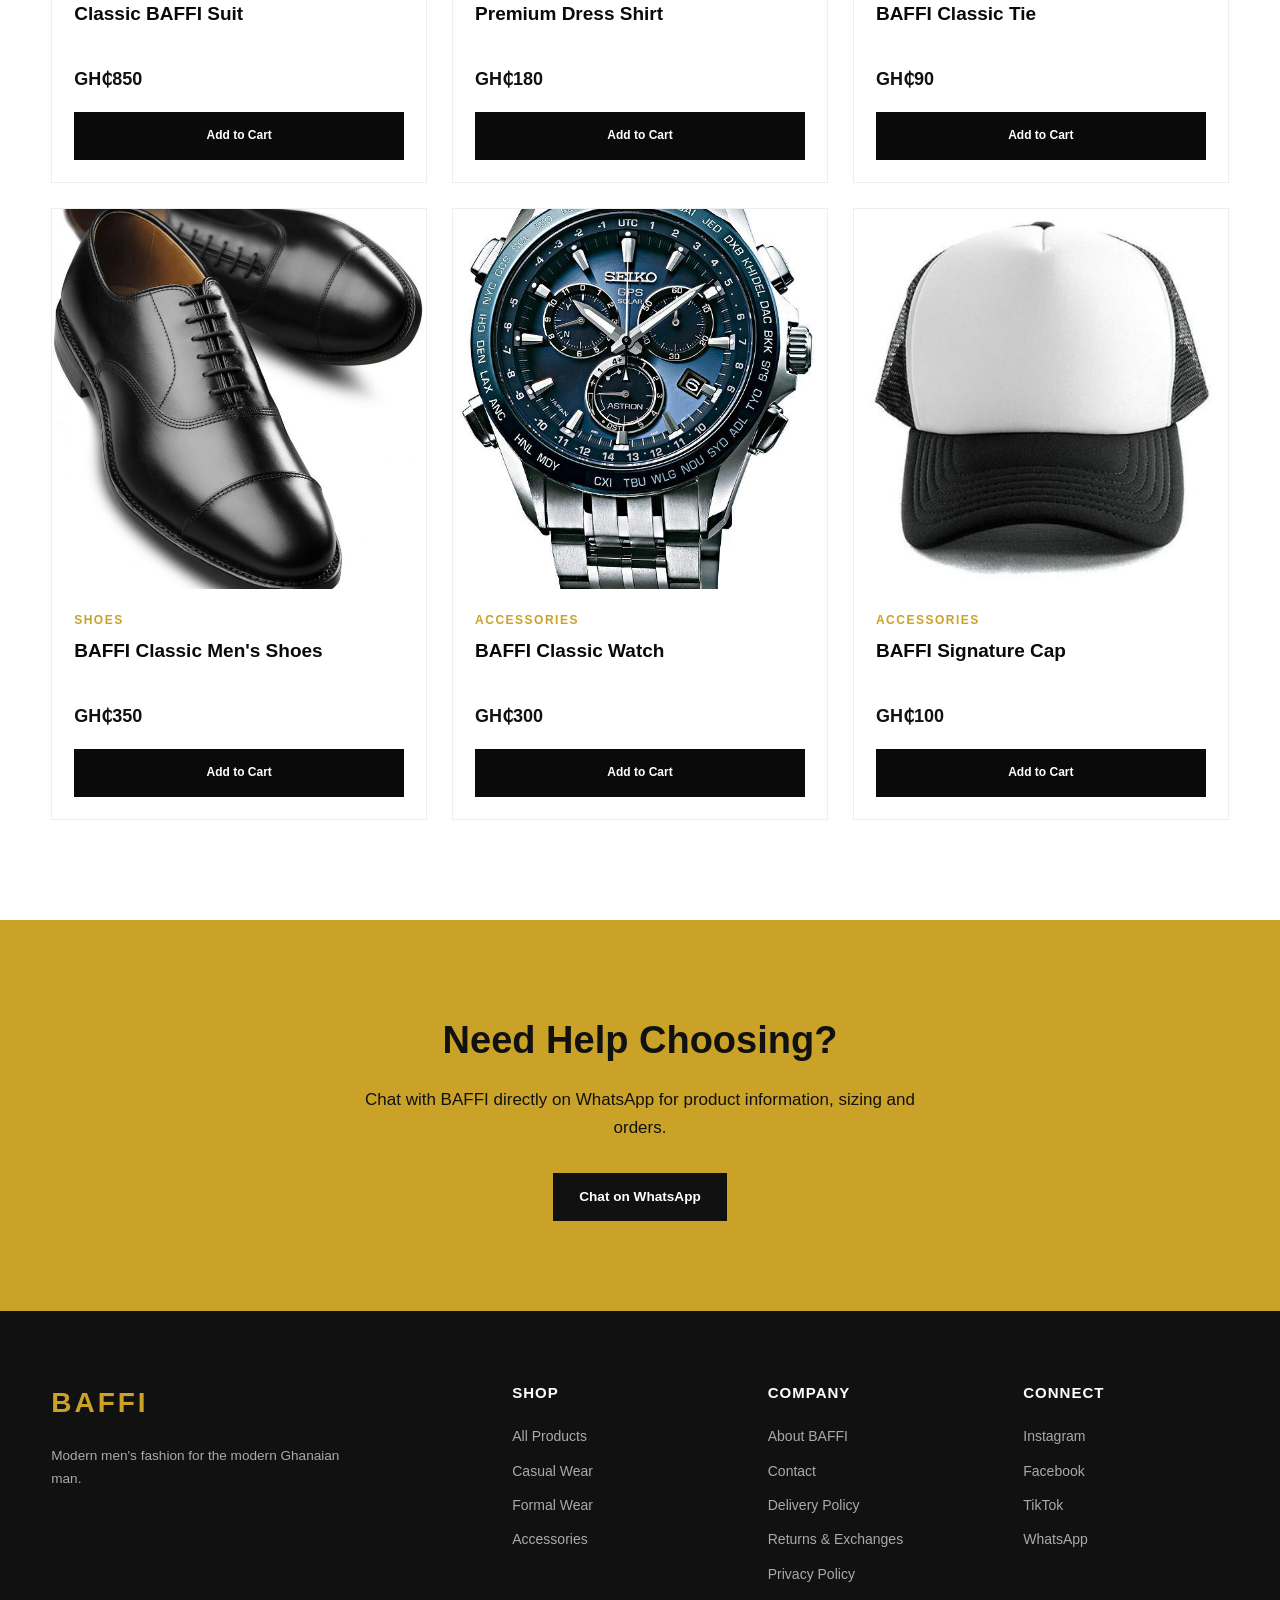
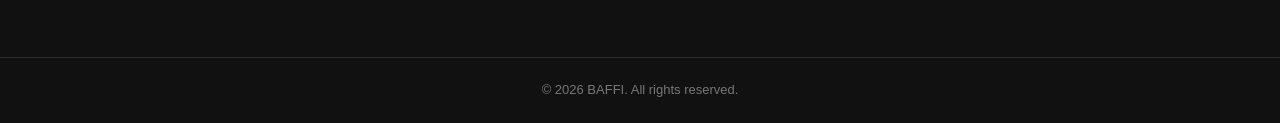
<file: shop.html>
<!DOCTYPE html>
<html lang="en">
<head>
    <meta charset="UTF-8">
    <meta name="viewport" content="width=device-width, initial-scale=1.0">

    <title>Shop | BAFFI</title>
    <meta
        name="description"
        content="Shop BAFFI men's fashion — suits, shirts, hoodies, shoes, watches, ties, caps and more."
    >

    <link rel="stylesheet" href="style.css">
    <link rel="icon" type="image/svg+xml" href="svg file.jpeg">
</head>

<body>

    <!-- HEADER -->
    <header class="site-header">
    <div class="container header-container">

        <!-- Logo -->
        <a href="index.html" class="logo">
            BAFFI
        </a>

        <!-- Mobile menu button -->
        <button
            class="menu-toggle"
            id="menu-toggle"
            type="button"
            aria-label="Open navigation menu"
            aria-expanded="false"
            aria-controls="main-nav"
        >
            ☰
        </button>

        <!-- Navigation -->
        <nav class="main-nav" id="main-nav">
            <a href="index.html">Home</a>
            <a href="shop.html" class="active">Shop</a>
            <a href="about.html">About</a>
            <a href="contact.html">Contact</a>
        </nav>

        <!-- Header actions -->
        <div class="header-actions">

            <a href="cart.html" class="cart-link">
                Cart <span id="cart-count">0</span>
            </a>

            <a
                href="https://wa.me/233207417469"
                class="whatsapp-link"
                target="_blank"
                rel="noopener"
            >
                WhatsApp
            </a>

        </div>

    </div>
</header>


    <!-- SHOP HERO -->
    <section class="page-hero">
        <div class="container">
            <h1>Shop BAFFI</h1>
            <p>
                Discover timeless men's fashion designed for confidence,
                style and everyday elegance.
            </p>
        </div>
    </section>


    <!-- SHOP SECTION -->
    <section class="shop-section">
        <div class="container">

            <!-- FILTERS -->
            <div class="shop-filters">

                <button class="filter-btn active" data-filter="all">
                    All
                </button>

                <button class="filter-btn" data-filter="casual">
                    Casual
                </button>

                <button class="filter-btn" data-filter="formal">
                    Formal
                </button>

                <button class="filter-btn" data-filter="shoes">
                    Shoes
                </button>

                <button class="filter-btn" data-filter="accessories">
                    Accessories
                </button>

            </div>


            <!-- PRODUCTS -->
            <div class="products-grid">


                <!-- PRODUCT 1 -->
                <div class="product-card" data-category="casual">

                    <div class="product-image">
                        <img
                            src="premium-essential-teeshirt.jpeg"
                            alt="BAFFI Premium Essential Tee worn by model"
                        >
                    </div>

                    <div class="product-info">
                        <span class="product-category">Casual</span>

                        <h3>Premium Essential Tee</h3>

                        <p class="product-price">
                            GH₵150
                        </p>

                        <button
                            class="btn add-to-cart"
                            data-product="Premium Essential Tee"
                            type="button"
                        >
                            Add to Cart
                        </button>
                    </div>

                </div>


                <!-- PRODUCT 2 -->
                <div class="product-card" data-category="casual">

                    <div class="product-image">
                        <img src="Premium-Essential-Hoodie.jpeg" alt="BAFFI Premium Essential Hoodie">
                    </div>

                    <div class="product-info">
                        <span class="product-category">Casual</span>

                        <h3>BAFFI Premium Essential Hoodie</h3>

                        <p class="product-price">
                            GH₵280
                        </p>

                        <button
                            class="btn add-to-cart"
                            data-product="BAFFI Premium Essential Hoodie"
                            type="button"
                        >
                            Add to Cart
                        </button>
                    </div>

                </div>


                <!-- PRODUCT 3 -->
                <div class="product-card" data-category="casual">

                    <div class="product-image">
                        <img src="premium-essential-sweatshirt.jpeg" alt="BAFFI Premium Essential Sweatshirt">
                    </div>

                    <div class="product-info">
                        <span class="product-category">Casual</span>

                        <h3>BAFFI Signature Sweatshirt</h3>

                        <p class="product-price">
                            GH₵250
                        </p>

                        <button
                            class="btn add-to-cart"
                            data-product="BAFFI Signature Sweatshirt"
                            type="button"
                        >
                            Add to Cart
                        </button>
                    </div>

                </div>


                <!-- PRODUCT 4 -->
                <div class="product-card" data-category="formal">

                    <div class="product-image">
                        <img src="premium-essential-suit.jpeg" alt="BAFFI Classic Suit">
                    </div>

                    <div class="product-info">
                        <span class="product-category">Formal</span>

                        <h3>Classic BAFFI Suit</h3>

                        <p class="product-price">
                            GH₵850
                        </p>

                        <button
                            class="btn add-to-cart"
                            data-product="Classic BAFFI Suit"
                            type="button"
                        >
                            Add to Cart
                        </button>
                    </div>

                </div>


                <!-- PRODUCT 5 -->
                <div class="product-card" data-category="formal">

                    <div class="product-image">
                        <img src="premium-essential-dress shirt.jpeg" alt="BAFFI Premium Dress Shirt">
                    </div>

                    <div class="product-info">
                        <span class="product-category">Formal</span>

                        <h3>Premium Dress Shirt</h3>

                        <p class="product-price">
                            GH₵180
                        </p>

                        <button
                            class="btn add-to-cart"
                            data-product="Premium Dress Shirt"
                            type="button"
                        >
                            Add to Cart
                        </button>
                    </div>

                </div>


                <!-- PRODUCT 6 -->
                <div class="product-card" data-category="formal">

                    <div class="product-image">
                        <img src="premium-essential-tie.jpeg" alt="BAFFI Classic Tie">
                    </div>

                    <div class="product-info">
                        <span class="product-category">Formal</span>

                        <h3>BAFFI Classic Tie</h3>

                        <p class="product-price">
                            GH₵90
                        </p>

                        <button
                            class="btn add-to-cart"
                            data-product="BAFFI Classic Tie"
                            type="button"
                        >
                            Add to Cart
                        </button>
                    </div>

                </div>


                <!-- PRODUCT 7 -->
                <div class="product-card" data-category="shoes">

                    <div class="product-image">
                        <img src="premium-essential-shoes.jpeg" alt="BAFFI Classic Men's Shoes">
                    </div>

                    <div class="product-info">
                        <span class="product-category">Shoes</span>

                        <h3>BAFFI Classic Men's Shoes</h3>

                        <p class="product-price">
                            GH₵350
                        </p>

                        <button
                            class="btn add-to-cart"
                            data-product="BAFFI Classic Men's Shoes"
                            type="button"
                        >
                            Add to Cart
                        </button>
                    </div>

                </div>


                <!-- PRODUCT 8 -->
                <div class="product-card" data-category="accessories">

                    <div class="product-image">
                        <img src="premium-essential-watches.jpeg" alt="BAFFI Classic Watches">
                    </div>

                    <div class="product-info">
                        <span class="product-category">Accessories</span>

                        <h3>BAFFI Classic Watch</h3>

                        <p class="product-price">
                            GH₵300
                        </p>

                        <button
                            class="btn add-to-cart"
                            data-product="BAFFI Classic Watch"
                            type="button"
                        >
                            Add to Cart
                        </button>
                    </div>

                </div>


                <!-- PRODUCT 9 -->
                <div class="product-card" data-category="accessories">

                    <div class="product-image">
                        <img src="premium-essential-cap.jpeg" alt="BAFFI Signature Cap">
                    </div>

                    <div class="product-info">
                        <span class="product-category">Accessories</span>

                        <h3>BAFFI Signature Cap</h3>

                        <p class="product-price">
                            GH₵100
                        </p>

                        <button
                            class="btn add-to-cart"
                            data-product="BAFFI Signature Cap"
                            type="button"
                        >
                            Add to Cart
                        </button>
                    </div>

                </div>

            </div>
            <div class="no-products-message" id="no-products-message">
                <h3>No products found</h3>
                <p>We're currently updating this collection. Please explore another category.</p>
            </div>
        </div>
    </section>


    <!-- WHATSAPP CTA -->
    <section class="cta-section">
        <div class="container">

            <h2>Need Help Choosing?</h2>

            <p>
                Chat with BAFFI directly on WhatsApp for product
                information, sizing and orders.
            </p>

            <a
                href="https://wa.me/233207417469"
                target="_blank"
                class="btn"
            >
                Chat on WhatsApp
            </a>

        </div>
    </section>


    <!-- FOOTER -->
    <footer class="site-footer">

    <div class="container footer-grid">

        <div>
            <a href="index.html" class="footer-logo">
                BAFFI
            </a>

            <p>
                Modern men's fashion for the
                modern Ghanaian man.
            </p>
        </div>

        <div>
            <h3>Shop</h3>

            <a href="shop.html">All Products</a>
            <a href="shop.html?category=casual">Casual Wear</a>
            <a href="shop.html?category=formal">Formal Wear</a>
            <a href="shop.html?category=accessories">Accessories</a>
        </div>

        <div>
            <h3>Company</h3>

            <a href="about.html">About BAFFI</a>
            <a href="contact.html">Contact</a>
            <a href="delivery-policy.html">Delivery Policy</a>
            <a href="returns-policy.html">Returns &amp; Exchanges</a>
            <a href="privacy-policy.html">Privacy Policy</a>
        </div>

        <div>
            <h3>Connect</h3>

            <a href="https://www.instagram.com/baffi_apparel1/">Instagram</a>
            <a href="https://www.facebook.com/baffiapparel">Facebook</a>
            <a href="https://www.tiktok.com/@baffi_apparel1/">TikTok</a>

            <a
                href="https://wa.me/233207417469"
                target="_blank"
                rel="noopener"
            >
                WhatsApp
            </a>
        </div>

    </div>

    <div class="footer-bottom">
        <p>© 2026 BAFFI. All rights reserved.</p>
    </div>

</footer>


    <script src="app.js"></script>

</body>
</html>
</file>
<file: style.css>
/* =========================================================BAFFI — MAIN STYLESHEETModern Men's Fashion========================================================= */
/* =========================================================1. RESET & GLOBAL STYLES========================================================= */
* {
    margin: 0;
    padding: 0;
    box-sizing: border-box;
}

:root {
    --black: #0a0a0a;
    --dark: #111111;
    --dark-gray: #1a1a1a;
    --gray: #666666;
    --light-gray: #f4f4f4;
    --white: #ffffff;
    --gold: #c9a227;
    --gold-light: #e0c35a;
    --border: #e5e5e5;

    --container-width: 1200px;
    --transition: 0.3s ease;
}

html {
    scroll-behavior: smooth;
}

body {
    font-family:
        Arial,
        Helvetica,
        sans-serif;

    color: var(--black);
    background: var(--white);
    line-height: 1.6;
}

a {
    color: inherit;
    text-decoration: none;
}

button,
input {
    font: inherit;
}

button {
    cursor: pointer;
}

img {
    max-width: 100%;
    display: block;
}

/* =========================================================2. REUSABLE CONTAINER========================================================= */
.container {
    width: min(
        92%,
        var(--container-width)
    );

    margin: 0 auto;
}

/* =========================================================3. HEADER========================================================= */
.site-header {
    position: sticky;
    top: 0;
    z-index: 1000;

    background: rgba(255, 255, 255, 0.96);

    border-bottom: 1px solid var(--border);

    backdrop-filter: blur(10px);
}

.header-container {
    min-height: 78px;

    display: flex;
    align-items: center;
    justify-content: space-between;

    gap: 30px;
}

/* Logo */
.logo {
    font-size: 1.8rem;
    font-weight: 900;

    letter-spacing: 0.18em;

    color: var(--black);
}

/* Navigation */
.main-nav {
    display: flex;
    align-items: center;

    gap: 30px;
}

.main-nav a {
    position: relative;

    font-size: 0.9rem;
    font-weight: 600;

    transition: color var(--transition);
}

.main-nav a::after {
    content: "";

    position: absolute;

    left: 0;
    bottom: -8px;

    width: 0;
    height: 2px;

    background: var(--gold);

    transition: width var(--transition);
}

.main-nav a:hover {
    color: var(--gold);
}

.main-nav a:hover::after {
    width: 100%;
}

/* Header actions */
.header-actions {
    display: flex;
    align-items: center;
    gap: 15px;
}

.cart-link {
    font-size: 0.85rem;
    font-weight: 600;
}

#cart-count {
    display: inline-flex;

    align-items: center;
    justify-content: center;

    min-width: 20px;
    height: 20px;

    padding: 0 5px;

    margin-left: 3px;

    border-radius: 50%;

    background: var(--black);
    color: var(--white);

    font-size: 0.7rem;
}

.whatsapp-link {
    padding: 9px 16px;

    border: 1px solid var(--black);

    font-size: 0.8rem;
    font-weight: 700;

    transition:
        background var(--transition),
        color var(--transition);
}

.whatsapp-link:hover {
    background: var(--black);
    color: var(--white);
}


/* =========================================================4. HERO SECTION========================================================= */
.hero {
    min-height: 720px;

    display: flex;
    align-items: center;

    position: relative;

    background:
        linear-gradient(
            90deg,
            rgba(0, 0, 0, 0.9),
            rgba(0, 0, 0, 0.55),
            rgba(0, 0, 0, 0.15)
        ),
        url("../images/hero.jpg")
        center / cover no-repeat;

    color: var(--white);
}

.hero-content {
    max-width: 720px;
}

.hero-label,
.section-label {
    margin-bottom: 15px;

    color: var(--gold);

    font-size: 0.75rem;
    font-weight: 800;

    letter-spacing: 0.25em;
}

.hero h1 {
    margin-bottom: 25px;

    font-size: clamp(
        3rem,
        7vw,
        6rem
    );

    font-weight: 800;

    line-height: 0.98;

    letter-spacing: -0.04em;
}

.hero-description {
    max-width: 560px;

    margin-bottom: 35px;

    color: rgba(255, 255, 255, 0.82);

    font-size: 1.05rem;
}

/* =========================================================5. BUTTONS========================================================= */
.hero-buttons {
    display: flex;

    flex-wrap: wrap;

    gap: 15px;
}

.btn {
    display: inline-flex;

    align-items: center;
    justify-content: center;

    min-height: 48px;

    padding: 0 25px;

    border: 1px solid transparent;

    font-size: 0.85rem;
    font-weight: 800;

    transition:
        background var(--transition),
        color var(--transition),
        border-color var(--transition),
        transform var(--transition);
}

.btn:hover {
    transform: translateY(-2px);
}

.btn-primary {
    background: var(--gold);
    color: var(--black);
}

.btn-primary:hover {
    background: var(--gold-light);
}

.btn-secondary {
    border-color: rgba(255, 255, 255, 0.7);
    color: var(--white);
}

.btn-secondary:hover {
    background: var(--white);
    color: var(--black);
}

/* =========================================================6. SECTION HEADINGS========================================================= */
section {
    padding: 100px 0;
}

.section-heading {
    max-width: 650px;

    margin-bottom: 50px;
}

.section-heading h2 {
    margin-bottom: 12px;

    font-size: clamp(
        2rem,
        4vw,
        3rem
    );

    line-height: 1.1;
}

.section-heading > p:last-child {
    color: var(--gray);
}

/* =========================================================7. CATEGORIES========================================================= */
.category-grid {
    display: grid;

    grid-template-columns:
        repeat(4, 1fr);

    gap: 20px;
}

.category-card {
    transition:
        transform var(--transition);
}

.category-card:hover {
    transform: translateY(-6px);
}

.category-image {
    min-height: 300px;

    display: flex;
    align-items: flex-end;

    padding: 25px;

    background:
        linear-gradient(
            180deg,
            #777777,
            #151515
        );

    color: var(--white);
}

.category-image span {
    font-size: 0.8rem;
    font-weight: 800;

    letter-spacing: 0.15em;
}

.category-card h3 {
    margin-top: 18px;

    font-size: 1.1rem;
}

.category-card p {
    color: var(--gray);

    font-size: 0.85rem;
}

/* =========================================================8. FEATURED PRODUCTS========================================================= */
.featured-products {
    background: var(--light-gray);
}

.product-grid {
    display: grid;

    grid-template-columns:
        repeat(4, 1fr);

    gap: 20px;
}

.product-card {
    background: var(--white);

    overflow: hidden;

    transition:
        transform var(--transition),
        box-shadow var(--transition);
}

.product-card:hover {
    transform: translateY(-5px);

    box-shadow:
        0 15px 40px rgba(0, 0, 0, 0.08);
}

.product-image {
    min-height: 330px;

    display: flex;
    align-items: center;
    justify-content: center;

    background:
        linear-gradient(
            135deg,
            #e8e8e8,
            #bdbdbd
        );

    color: #555555;

    font-size: 0.7rem;
    font-weight: 800;

    letter-spacing: 0.12em;
}

.product-info {
    padding: 22px;
}

.product-category {
    margin-bottom: 7px;

    color: var(--gold);

    font-size: 0.7rem;
    font-weight: 800;

    letter-spacing: 0.15em;
}

.product-info h3 {
    margin-bottom: 8px;

    font-size: 1rem;
}

.product-price {
    margin-bottom: 18px;

    font-size: 1rem;
    font-weight: 800;
}

.add-to-cart {
    width: 100%;

    padding: 12px;

    border: 1px solid var(--black);

    background: var(--black);
    color: var(--white);

    font-size: 0.75rem;
    font-weight: 800;

    transition:
        background var(--transition),
        color var(--transition);
}

.add-to-cart:hover {
    background: var(--gold);
    color: var(--black);
    border-color: var(--gold);
}

.center-button {
    margin-top: 45px;

    text-align: center;
}

/* =========================================================9. BRAND STATEMENT========================================================= */
.brand-statement {
    background: var(--black);

    color: var(--white);
}

.brand-content {
    max-width: 760px;

    margin: 0 auto;

    text-align: center;
}

.brand-content h2 {
    margin-bottom: 25px;

    font-size: clamp(
        2.2rem,
        5vw,
        4rem
    );

    line-height: 1.05;
}

.brand-content > p:not(.section-label) {
    margin-bottom: 30px;

    color: rgba(255, 255, 255, 0.7);

    font-size: 1rem;
}

.text-link {
    color: var(--gold);

    font-weight: 700;

    transition: color var(--transition);
}

.text-link:hover {
    color: var(--gold-light);
}

/* =========================================================10. NEWSLETTER========================================================= */
.newsletter {
    background: var(--white);
}

.newsletter-content {
    max-width: 700px;

    margin: 0 auto;

    text-align: center;
}

.newsletter-content h2 {
    margin-bottom: 15px;

    font-size: clamp(
        2rem,
        4vw,
        3rem
    );
}

.newsletter-content > p:not(.section-label) {
    margin-bottom: 30px;

    color: var(--gray);
}

#newsletter-form {
    display: flex;

    max-width: 600px;

    margin: 0 auto;

    gap: 10px;
}

#newsletter-form input {
    flex: 1;

    min-width: 0;

    padding: 14px 16px;

    border: 1px solid var(--border);

    outline: none;

    background: var(--light-gray);

    transition:
        border-color var(--transition);
}

#newsletter-form input:focus {
    border-color: var(--gold);
}

/* =========================================================11. FOOTER========================================================= */
.site-footer {
    background: #080808;

    color: var(--white);

    padding-top: 70px;
}

.footer-grid {
    display: grid;

    grid-template-columns:
        2fr
        1fr
        1fr
        1fr;

    gap: 50px;

    padding-bottom: 60px;
}

.footer-logo {
    display: inline-block;

    margin-bottom: 15px;

    font-size: 1.8rem;
    font-weight: 900;

    letter-spacing: 0.18em;
}

.footer-grid p {
    max-width: 300px;

    color: #999999;

    font-size: 0.85rem;
}

.footer-grid h3 {
    margin-bottom: 18px;

    color: var(--gold);

    font-size: 0.8rem;

    letter-spacing: 0.12em;
}

.footer-grid a:not(.footer-logo) {
    display: block;

    margin-bottom: 10px;

    color: #aaaaaa;

    font-size: 0.85rem;

    transition: color var(--transition);
}

.footer-grid a:hover {
    color: var(--white);
}

.footer-bottom {
    padding: 20px;

    border-top: 1px solid #222222;

    text-align: center;
}

.footer-bottom p {
    max-width: none;

    color: #777777;

    font-size: 0.75rem;
}

/* =========================================================12. TABLET RESPONSIVENESS========================================================= */
@media (max-width: 900px) {

    .main-nav {
        gap: 18px;
    }

    .category-grid,
    .product-grid {
        grid-template-columns:
            repeat(2, 1fr);
    }

    .footer-grid {
        grid-template-columns:
            repeat(2, 1fr);
    }

}

/* =========================================================13. MOBILE RESPONSIVENESS========================================================= */
@media (max-width: 650px) {

    .header-container {
        min-height: 70px;

        flex-wrap: wrap;

        gap: 15px;
    }

    .main-nav {
        order: 3;

        width: 100%;

        justify-content: center;

        padding-bottom: 12px;
    }

    .main-nav a {
        font-size: 0.75rem;
    }

    .header-actions {
        gap: 8px;
    }

    .whatsapp-link {
        padding: 7px 10px;

        font-size: 0.7rem;
    }

    .hero {
        min-height: 650px;
    }

    .hero h1 {
        font-size: 3.2rem;
    }

    section {
        padding: 70px 0;
    }

    .category-grid,
    .product-grid {
        grid-template-columns: 1fr;
    }

    .category-image {
        min-height: 250px;
    }

    .product-image {
        min-height: 300px;
    }

    #newsletter-form {
        flex-direction: column;
    }

    #newsletter-form .btn {
        width: 100%;
    }

    .footer-grid {
        grid-template-columns: 1fr;

        gap: 35px;
    }
}

/* =========================================================SHOP FILTERS========================================================= */
.shop-filters {
    display: flex;
    flex-wrap: wrap;
    gap: 10px;
    margin-bottom: 40px;
}

.shop-filter {
    padding: 10px 20px;

    border: 1px solid var(--border);

    background: var(--white);
    color: var(--black);

    font-size: 0.8rem;
    font-weight: 700;

    transition:
        background var(--transition),
        color var(--transition),
        border-color var(--transition);
}

.shop-filter:hover,
.shop-filter.active {
    background: var(--black);
    color: var(--white);
    border-color: var(--black);
}

/* =========================================================14. CART PAGE========================================================= */
#cart-container {
    display: flex;
    flex-direction: column;
    gap: 15px;
    margin-bottom: 40px;
}

.cart-item {
    display: flex;
    align-items: center;
    justify-content: space-between;
    gap: 25px;

    padding: 25px;

    background: var(--white);

    border: 1px solid var(--border);

    transition:
        box-shadow var(--transition),
        transform var(--transition);
}

.cart-item:hover {
    transform: translateY(-2px);

    box-shadow:
        0 10px 30px rgba(0, 0, 0, 0.06);
}

.cart-item-info {
    flex: 1;
}

.cart-item-info h3 {
    margin-bottom: 5px;

    font-size: 1rem;
}

.cart-item-info p {
    color: var(--gray);

    font-size: 0.85rem;
}

.cart-item-actions {
    display: flex;
    align-items: center;

    gap: 12px;
}

.quantity-btn {
    width: 36px;
    height: 36px;

    display: inline-flex;
    align-items: center;
    justify-content: center;

    border: 1px solid var(--black);

    background: var(--white);
    color: var(--black);

    font-size: 1.1rem;
    font-weight: 700;

    transition:
        background var(--transition),
        color var(--transition);
}

.quantity-btn:hover {
    background: var(--black);
    color: var(--white);
}

.cart-quantity {
    min-width: 25px;

    text-align: center;

    font-weight: 700;
}

.cart-item-total {
    min-width: 90px;

    text-align: right;

    font-size: 0.9rem;
}

.remove-cart-item {
    padding: 9px 14px;

    border: 1px solid #d5d5d5;

    background: var(--white);
    color: #777777;

    font-size: 0.75rem;
    font-weight: 700;

    transition:
        background var(--transition),
        color var(--transition),
        border-color var(--transition);
}

.remove-cart-item:hover {
    border-color: var(--black);

    background: var(--black);
    color: var(--white);
}

/* =========================================================CART SUMMARY========================================================= */
#cart-summary {
    max-width: 500px;

    margin-left: auto;

    padding: 30px;

    background: var(--black);

    color: var(--white);
}

#cart-summary h2 {
    margin-bottom: 20px;

    font-size: 1.3rem;
}

#cart-summary p {
    display: flex;
    justify-content: space-between;

    margin-bottom: 25px;

    color: #cccccc;
}

#cart-summary strong {
    color: var(--gold);

    font-size: 1.2rem;
}

#cart-summary .btn {
    margin-right: 8px;
}

/* =========================================================EMPTY CART========================================================= */
#empty-cart {
    padding: 60px 30px;

    background: var(--white);

    border: 1px solid var(--border);

    text-align: center;
}

#empty-cart h2 {
    margin-bottom: 10px;

    font-size: 1.6rem;
}

#empty-cart p {
    color: var(--gray);

    margin-bottom: 15px;
}

/* =========================================================CART MOBILE========================================================= */
@media (max-width: 650px) {

    .cart-item {
        align-items: flex-start;

        flex-direction: column;

        gap: 20px;

        padding: 20px;
    }

    .cart-item-actions {
        width: 100%;

        flex-wrap: wrap;
    }

    .cart-item-total {
        margin-left: auto;
    }

    .remove-cart-item {
        width: 100%;
    }

    #cart-summary {
        max-width: none;

        margin-left: 0;
    }

    #cart-summary .btn {
        width: 100%;

        margin: 5px 0;
    }
}

/* =========================================================BAFFI PRODUCT IMAGES========================================================= */
.product-card .product-image {
    width: 100%;
    aspect-ratio:2/3;
    background: #f5f5f5;

    display: flex;
    align-items: center;
    justify-content: center;

    overflow: hidden;
}

.product-card .product-image img {
    width: 100%;
    height: 100%;
    display: block;

    object-fit: cover;
    object-position: center;
}

/* =========================================================BAFFI PRODUCT CARD HOVER EFFECT========================================================= */
.product-card {
    transition: transform 0.3s ease, box-shadow 0.3s ease;
}

.product-card:hover {
    transform: translateY(-6px);
    box-shadow: 0 12px 30px rgba(0, 0, 0, 0.12);
}

.product-card .product-image img {
    transition: transform 0.5s ease;
}

.product-card:hover .product-image img {
    transform: scale(1.04);
}

/* =========================================================BAFFI SHOP FILTER BUTTONS========================================================= */
.filter-btn {
    cursor: pointer;
    transition: all 0.25s ease;
}

.filter-btn:hover {
    transform: translateY(-2px);
}

.filter-btn.active {
    background: #111;
    color: #fff;
    border-color: #111;
}

/* =========================================================BAFFI MOBILE PRODUCT CARDS========================================================= */
@media (max-width: 650px) {
    .product-card .product-image {
        aspect-ratio: 2 / 3;
        height: auto;
    }

    .product-card .product-image img {
        width: 100%;
        height: 100%;
        object-fit: cover;
    }

    .product-card:hover {
        transform: none;
        box-shadow: none;
    }

    .product-card:hover .product-image img {
        transform: none;
    }
}

/* =========================================================BAFFI EXPLORE CATEGORY IMAGES========================================================= */
.category-card .category-image {
    position: relative;
    width: 100%;
    height: 300px;

    overflow: hidden;
    background: #f5f5f5;
}

.category-card .category-image img {
    width: 100%;
    height: 100%;

    display: block;

    object-fit: cover;
    object-position: center;

    transition: transform 0.5s ease;
}

/* Dark overlay for readable category text */
.category-card .category-image::after {
    content: "";
    position: absolute;
    inset: 0;

    background: linear-gradient(
        to top,
        rgba(0, 0, 0, 0.55),
        rgba(0, 0, 0, 0.05)
    );
}

/* Category label */
.category-card .category-image span {
    position: absolute;
    left: 20px;
    bottom: 20px;

    z-index: 2;

    color: #ffffff;

    font-size: 0.8rem;
    font-weight: 800;
    letter-spacing: 0.15em;
}

/* Hover effect */
.category-card:hover .category-image img {
    transform: scale(1.05);
}

/* =========================================================BAFFI CHECKOUT DETAILS========================================================= */
.checkout-details {
    max-width: 700px;
    margin: 40px auto;
    padding: 30px;
    border: 1px solid #e5e5e5;
    background: #ffffff;
}

.checkout-details h2 {
    margin-bottom: 8px;
}

.checkout-details > p {
    margin-bottom: 25px;
    color: #666;
}

.checkout-details .form-group {
    margin-bottom: 20px;
}

.checkout-details label {
    display: block;
    margin-bottom: 8px;
    font-weight: 600;
}

.checkout-details input,
.checkout-details textarea {
    width: 100%;
    padding: 14px;
    border: 1px solid #ccc;
    border-radius: 4px;
    font-family: inherit;
    font-size: 16px;
    box-sizing: border-box;
    outline: none;
}

.checkout-details input:focus,
.checkout-details textarea:focus {
    border-color: #111;
}

.checkout-details textarea {
    resize: vertical;
    min-height: 100px;
}

.checkout-details label span {
    font-weight: normal;
    color: #777;
    font-size: 14px;
}

/* =========================================================MOBILE CHECKOUT========================================================= */
@media (max-width: 768px) {

    .checkout-details {
        margin: 25px 0;
        padding: 20px;
    }

    .checkout-details input,
    .checkout-details textarea {
        font-size: 16px;
    }

}

/* =========================================BAFFI MOBILE RESPONSIVENESS========================================= */
@media (max-width: 768px) {

    /* General */
    body {
        overflow-x: hidden;
    }

    .container {
        width: 92%;
        margin: 0 auto;
    }

    /* Header */
    header {
        padding: 15px 0;
    }

    /* Navigation */
    nav ul {
        gap: 12px;
        flex-wrap: wrap;
        justify-content: center;
    }

    nav ul li a {
        font-size: 14px;
    }

    /* Hero section */
    .hero {
        min-height: 70vh;
        padding: 50px 20px;
        text-align: center;
    }

    .hero h1 {
        font-size: 38px;
        line-height: 1.1;
    }

    .hero p {
        font-size: 16px;
    }

    /* Product grids */
    .product-grid,
    .featured-products {
        grid-template-columns: 1fr 1fr;
        gap: 15px;
    }

    .product-card {
        width: 100%;
    }

    .product-card img {
        width: 100%;
        height: auto;
        object-fit: cover;
    }

    .product-card h3 {
        font-size: 16px;
    }

    .product-card p {
        font-size: 14px;
    }

    .product-card .btn {
        width: 100%;
        padding: 10px;
        font-size: 14px;
    }

    /* Cart */
    #cart-container {
        width: 100%;
        overflow-x: auto;
    }

    .cart-item {
        padding: 15px 10px;
    }

    /* Cart summary */
    #cart-summary {
        width: 100%;
        box-sizing: border-box;
    }

    /* Checkout details */
    .checkout-details {
        width: 100%;
        box-sizing: border-box;
    }

    /* Buttons */
    button,
    .btn {
        min-height: 44px;
    }

    /* Footer */
    footer {
        text-align: center;
        padding: 30px 15px;
    }
}


/* =========================================
   EXTRA SMALL PHONES
   ========================================= */

@media (max-width: 480px) {

    .container {
        width: 94%;
    }

    .hero h1 {
        font-size: 32px;
    }

    .hero p {
        font-size: 15px;
    }

    /* One product per row on very small screens */
    .product-grid,
    .featured-products {
        grid-template-columns: 1fr;
    }

    .product-card h3 {
        font-size: 17px;
    }

    nav ul {
        gap: 8px;
    }

    nav ul li a {
        font-size: 13px;
    }

    .checkout-details {
        padding: 18px;
    }
}

/* =========================================
   BAFFI ABOUT PAGE
   ========================================= */

/* About Hero */
.about-hero {
    padding: 110px 0;
    background: #f5f5f2;
}

.about-hero .brand-content {
    max-width: 850px;
}

.about-hero h1 {
    font-size: clamp(48px, 7vw, 82px);
    line-height: 1;
    margin: 15px 0 30px;
    letter-spacing: -2px;
}

.about-hero .brand-content > p:last-child {
    max-width: 650px;
    font-size: 20px;
    line-height: 1.8;
    color: #555;
}


/* Our Story */
.about-story {
    padding: 110px 0;
    background: #ffffff;
}

.about-story .section-heading {
    max-width: 850px;
    margin-bottom: 55px;
}

.about-story .section-heading h2 {
    font-size: clamp(38px, 5vw, 64px);
    line-height: 1.05;
    margin-top: 15px;
}

.about-story .brand-content {
    max-width: 750px;
}

.about-story .brand-content p {
    font-size: 18px;
    line-height: 1.9;
    color: #555;
    margin-bottom: 25px;
}


/* What We Offer */
.categories {
    padding: 110px 0;
    background: #f5f5f2;
}

.categories .section-heading {
    max-width: 750px;
    margin-bottom: 55px;
}

.categories .section-heading h2 {
    font-size: clamp(38px, 5vw, 64px);
    line-height: 1.05;
    margin: 15px 0;
}

.categories .section-heading > p:last-child {
    color: #666;
    font-size: 18px;
    line-height: 1.7;
}


/* Category Cards */
.category-grid {
    display: grid;
    grid-template-columns: repeat(4, 1fr);
    gap: 20px;
}

.category-card {
    background: #ffffff;
    padding-bottom: 25px;
    transition: transform 0.3s ease, box-shadow 0.3s ease;
}

.category-card:hover {
    transform: translateY(-6px);
    box-shadow: 0 15px 35px rgba(0, 0, 0, 0.08);
}

.category-image {
    width: 100%;
    height: 300px;
    background: #111;
    display: block;
    overflow: hidden;
    position: relative;
}

.category-image img {
    width: 100%;
    height: 100%;
    display: block;
    object-fit: cover;
    object-position: center;
}

.category-card:hover .category-image img {
    transform: scale(1.05);
}

.category-grid .category-card {
    width: 100%;
    min-width: 0;
}

.category-grid .category-image {
    width: 100%;
    height: 300px;
}

.category-image span {
    color: #ffffff;
    font-size: 14px;
    letter-spacing: 4px;
    font-weight: 600;
}

.category-card h3 {
    margin: 25px 25px 10px;
    font-size: 22px;
}

.category-card p {
    margin: 0 25px;
    color: #666;
    line-height: 1.7;
}


/* BAFFI Standard */
.baffi-standard {
    padding: 110px 0;
    background: #111;
    color: #ffffff;
}

.baffi-standard .brand-content {
    max-width: 800px;
}

.baffi-standard .section-label {
    color: #c8a45d;
}

.baffi-standard h2 {
    font-size: clamp(40px, 5vw, 64px);
    line-height: 1.05;
    margin: 15px 0 30px;
}

.baffi-standard p {
    color: #d0d0d0;
    font-size: 18px;
    line-height: 1.9;
    margin-bottom: 25px;
}


/* About CTA */
.newsletter {
    padding: 100px 0;
}

.newsletter-content {
    max-width: 750px;
    margin: 0 auto;
    text-align: center;
}

.newsletter-content h2 {
    font-size: clamp(40px, 5vw, 64px);
    line-height: 1.05;
    margin: 15px 0 20px;
}

.newsletter-content > p:not(.section-label) {
    color: #666;
    font-size: 18px;
    line-height: 1.7;
}

.newsletter-content .hero-buttons {
    margin-top: 30px;
    justify-content: center;
}


/* About Page Mobile */
@media (max-width: 900px) {

    .category-grid {
        grid-template-columns: repeat(2, 1fr);
    }

    .about-hero,
    .about-story,
    .categories,
    .baffi-standard {
        padding: 80px 0;
    }
}


@media (max-width: 480px) {

    .about-hero,
    .about-story,
    .categories,
    .baffi-standard,
    .newsletter {
        padding: 65px 0;
    }

    .about-hero h1 {
        letter-spacing: -1px;
    }

    .category-grid {
        grid-template-columns: 1fr;
    }

    .category-image {
        height: 240px;
    }

    .category-grid .category-image {
        height: 240px;
    }

    .category-card h3 {
        font-size: 20px;
    }
}

/* =========================================ABOUT CATEGORY IMAGES========================================= */
.category-image img {
    width: 100%;
    height: 100%;
    object-fit: cover;
    display: block;
    transition: transform 0.5s ease;
}

.category-card:hover .category-image img {
    transform: scale(1.05);
}

/* FINAL ABOUT CATEGORY IMAGE FIX */

.categories .category-grid {
    display: grid;
    grid-template-columns: repeat(4, minmax(0, 1fr));
    gap: 20px;
}

.categories .category-grid .category-card {
    width: 100%;
    min-width: 0;
}

.categories .category-grid .category-image {
    width: 100%;
    height: 300px;
    overflow: hidden;
    position: relative;
}

.categories .category-grid .category-image img {
    width: 100%;
    height: 100%;
    display: block;
    object-fit: cover;
    object-position: center;
}

/* TABLET */
@media (max-width: 900px) {
    .categories .category-grid {
        grid-template-columns: repeat(2, minmax(0, 1fr));
    }
}

/* PHONE */
@media (max-width: 480px) {
    .categories .category-grid {
        grid-template-columns: 1fr;
    }

    .categories .category-grid .category-image {
        height: 240px;
    }
}

/* ABOUT CATEGORY CARD HOVER */

.categories .category-card {
    transition: transform 0.3s ease, box-shadow 0.3s ease;
}

.categories .category-card:hover {
    transform: translateY(-6px);
    box-shadow: 0 12px 30px rgba(0, 0, 0, 0.12);
}

.categories .category-card:hover .category-image img {
    transform: scale(1.05);
}

/* PREMIUM CATEGORY IMAGE STYLE */

.categories .category-image {
    border-radius: 4px;
}

.categories .category-image img {
    transition: transform 0.5s ease;
}

/* CATEGORY TEXT POLISH */

.categories .category-card h3 {
    margin-top: 20px;
    margin-bottom: 8px;
    font-size: 20px;
}

.categories .category-card p {
    margin: 0;
    line-height: 1.7;
    color: #666;
}

/* CATEGORY SECTION SPACING */

.categories {
    padding-top: 100px;
    padding-bottom: 100px;
}

.categories .section-heading {
    margin-bottom: 50px;
}

/* CATEGORY RESPONSIVE POLISH */

@media (max-width: 900px) {
    .categories {
        padding-top: 80px;
        padding-bottom: 80px;
    }

    .categories .section-heading {
        margin-bottom: 40px;
    }
}

@media (max-width: 480px) {
    .categories {
        padding-top: 60px;
        padding-bottom: 60px;
    }

    .categories .section-heading {
        margin-bottom: 30px;
    }

    .categories .category-card h3 {
        margin-top: 15px;
        font-size: 18px;
    }

    .categories .category-card p {
        font-size: 14px;
        line-height: 1.6;
    }
}

/* CONTACT HERO */

.contact-hero {
    background: #111;
    color: #fff;
    padding: 110px 0;
    text-align: center;
}

.contact-hero .brand-content {
    max-width: 750px;
    margin: 0 auto;
}

.contact-hero .section-label {
    color: #c9a227;
    letter-spacing: 2px;
}

.contact-hero h1 {
    font-size: 56px;
    margin: 15px 0 20px;
}

.contact-hero p:not(.section-label) {
    max-width: 600px;
    margin: 0 auto;
    color: #ddd;
    line-height: 1.7;
    font-size: 18px;
}

/* CONTACT HERO - MOBILE */

@media (max-width: 480px) {
    .contact-hero {
        padding: 80px 0;
    }

    .contact-hero h1 {
        font-size: 38px;
    }

    .contact-hero p:not(.section-label) {
        font-size: 16px;
    }
}

/* CONTACT OPTION CARDS */

.contact-options {
    padding: 100px 0;
}

.contact-options .category-grid {
    display: grid;
    grid-template-columns: repeat(3, minmax(0, 1fr));
    gap: 25px;
}

.contact-options .category-card {
    grid-template-columns: repeat(3, minmax(0, 1fr));
}

.contact-options .category-card {
    background: #fff;
    padding: 0 25px 30px;
    text-align: center;
    border: 1px solid #eee;
    transition: transform 0.3s ease, box-shadow 0.3s ease;
}

.contact-options .category-card:hover {
    transform: translateY(-6px);
    box-shadow: 0 12px 30px rgba(0, 0, 0, 0.12);
}

.contact-options .category-image {
    height: 180px;
    background: #111;
    display: flex;
    align-items: center;
    justify-content: center;
    color: #c9a227;
}

.contact-options .category-image span {
    font-size: 18px;
    font-weight: 700;
    letter-spacing: 2px;
}

.contact-options .category-card h3 {
    margin-top: 25px;
    margin-bottom: 10px;
}

.contact-options .category-card p {
    color: #666;
    line-height: 1.7;
}

@media (max-width: 900px) {
    .contact-options .category-grid {
        grid-template-columns: 1fr 1fr;
    }
}

@media (max-width: 480px) {
    .contact-options {
        padding: 60px 0;
    }

    .contact-options .category-grid {
        grid-template-columns: 1fr;
    }
}

/* ORDER SUPPORT */

.order-support {
    padding: 100px 0;
    background: #f7f7f7;
}

.order-support .section-heading {
    max-width: 700px;
    margin: 0 auto;
    text-align: center;
}

.order-support h2 {
    margin-bottom: 15px;
}

.order-support p:not(.section-label) {
    color: #666;
    line-height: 1.7;
}

.order-support .btn {
    margin-top: 10px;
}

/* CONTACT FAQ */

.contact-faq {
    padding: 100px 0;
    background: #111;
    color: #fff;
}

.contact-faq .brand-content {
    max-width: 800px;
    margin: 0 auto;
}

.contact-faq .section-label {
    color: #c9a227;
    letter-spacing: 2px;
}

.contact-faq h2 {
    margin-bottom: 45px;
}

.contact-faq h3 {
    color: #c9a227;
    margin-top: 30px;
    margin-bottom: 10px;
}

.contact-faq p {
    color: #ddd;
    line-height: 1.8;
}

@media (max-width: 480px) {
    .contact-faq {
        padding: 70px 0;
    }

    .contact-faq h2 {
        margin-bottom: 30px;
    }
}

/* CONTACT FINAL CTA */

.contact-cta {
    padding: 100px 0;
    background: #c9a227;
    color: #111;
    text-align: center;
}

.contact-cta .newsletter-content {
    max-width: 700px;
    margin: 0 auto;
}

.contact-cta .section-label {
    color: #111;
    letter-spacing: 2px;
}

.contact-cta h2 {
    font-size: 42px;
    margin: 15px 0;
}

.contact-cta p {
    font-size: 18px;
    margin-bottom: 30px;
}

.contact-cta .hero-buttons {
    justify-content: center;
}

.contact-cta .btn-secondary {
    border-color: #111;
    color: #111;
}

.contact-cta .btn-secondary:hover {
    background: #111;
    color: #fff;
}

@media (max-width: 480px) {
    .contact-cta {
        padding: 70px 0;
    }

    .contact-cta h2 {
        font-size: 32px;
    }

    .contact-cta p {
        font-size: 16px;
    }

    .contact-cta .hero-buttons {
        flex-direction: column;
        align-items: center;
    }
}

/* SHOP PRODUCT IMAGE POLISH */

.products-grid .product-card {
    overflow: hidden;
}

.products-grid .product-image {
    width: 100%;
    height: 380px;
    overflow: hidden;
    background: #f5f5f5;
}

.products-grid .product-image img {
    width: 100%;
    height: 100%;
    display: block;
    object-fit: cover;
    object-position: center;
    transition: transform 0.5s ease;
}

.products-grid .product-card:hover .product-image img {
    transform: scale(1.05);
}

/* SHOP PRODUCT GRID FIX */

.products-grid {
    display: grid;
    grid-template-columns: repeat(3, minmax(0, 1fr));
    gap: 25px;
}

.products-grid .product-card {
    width: 100%;
    min-width: 0;
}

/* TABLET */
@media (max-width: 900px) {
    .products-grid {
        grid-template-columns: repeat(2, minmax(0, 1fr));
    }
}

/* PHONE */
@media (max-width: 600px) {
    .products-grid {
        grid-template-columns: 1fr;
    }

    .products-grid .product-image {
        height: 320px;
    }
}

/* SHOP PRODUCT CARD POLISH */

.products-grid .product-card {
    background: #fff;
    border: 1px solid #eee;
    transition: transform 0.3s ease, box-shadow 0.3s ease;
}

.products-grid .product-card:hover {
    transform: translateY(-6px);
    box-shadow: 0 12px 30px rgba(0, 0, 0, 0.12);
}

.products-grid .product-info {
    padding: 22px;
}

.products-grid .product-category {
    display: block;
    margin-bottom: 8px;
    font-size: 12px;
    font-weight: 700;
    letter-spacing: 1.5px;
    text-transform: uppercase;
    color: #c9a227;
}

.products-grid .product-info h3 {
    margin: 0 0 10px;
    font-size: 19px;
    line-height: 1.4;
}

.products-grid .product-price {
    margin: 0 0 18px;
    font-size: 18px;
    font-weight: 700;
}

/* SHOP FILTER BUTTONS */

.shop-filters {
    display: flex;
    justify-content: center;
    align-items: center;
    gap: 12px;
    flex-wrap: wrap;
    margin-bottom: 45px;
}

.shop-filters .filter-btn {
    padding: 11px 22px;
    border: 1px solid #ddd;
    background: #fff;
    color: #111;
    font-size: 14px;
    font-weight: 600;
    cursor: pointer;
    transition: all 0.3s ease;
}

.shop-filters .filter-btn:hover {
    border-color: #c9a227;
    color: #c9a227;
}

.shop-filters .filter-btn.active {
    background: #111;
    border-color: #111;
    color: #fff;
}

@media (max-width: 480px) {
    .shop-filters {
        gap: 8px;
        margin-bottom: 30px;
    }

    .shop-filters .filter-btn {
        padding: 9px 15px;
        font-size: 13px;
    }
}

/* SHOP HERO */

.page-hero {
    padding: 90px 0;
    background: #111;
    color: #fff;
    text-align: center;
}

.page-hero .container {
    max-width: 850px;
    margin: 0 auto;
}

.page-hero h1 {
    font-size: 52px;
    margin-bottom: 18px;
}

.page-hero p {
    max-width: 650px;
    margin: 0 auto;
    color: #ddd;
    font-size: 18px;
    line-height: 1.7;
}

@media (max-width: 480px) {
    .page-hero {
        padding: 70px 0;
    }

    .page-hero h1 {
        font-size: 38px;
    }

    .page-hero p {
        font-size: 16px;
    }
}

/* SHOP WHATSAPP CTA */

.cta-section {
    padding: 90px 0;
    background: #c9a227;
    color: #111;
    text-align: center;
}

.cta-section .container {
    max-width: 750px;
    margin: 0 auto;
}

.cta-section h2 {
    font-size: 38px;
    margin-bottom: 15px;
}

.cta-section p {
    max-width: 600px;
    margin: 0 auto 30px;
    font-size: 17px;
    line-height: 1.7;
}

.cta-section .btn {
    background: #111;
    color: #fff;
    border: 1px solid #111;
}

.cta-section .btn:hover {
    background: #fff;
    color: #111;
}

@media (max-width: 480px) {
    .cta-section {
        padding: 70px 0;
    }

    .cta-section h2 {
        font-size: 30px;
    }

    .cta-section p {
        font-size: 15px;
    }
}

/* SHOP IMAGE RESPONSIVENESS */

@media (max-width: 900px) {
    .products-grid .product-image {
        height: 340px;
    }
}

@media (max-width: 600px) {
    .products-grid .product-image {
        height: 320px;
    }
}

/* SHOP PRODUCT INFO POLISH */

.products-grid .product-info h3 {
    min-height: 54px;
}

.products-grid .product-price {
    color: #111;
}

.products-grid .product-info .btn {
    width: 100%;
    text-align: center;
    padding: 13px 18px;
}

@media (max-width: 600px) {
    .products-grid .product-info h3 {
        min-height: auto;
    }
}

/* PREMIUM SHOP IMAGE STYLE */

.products-grid .product-image {
    border-radius: 4px;
}

.products-grid .product-image img {
    transition: transform 0.6s ease;
}

.products-grid .product-card:hover .product-image img {
    transform: scale(1.06);
}

/* PREMIUM SHOP FILTER STYLE */

.shop-filters .filter-btn {
    border-radius: 2px;
    letter-spacing: 0.5px;
}

.shop-filters .filter-btn.active {
    box-shadow: 0 4px 12px rgba(0, 0, 0, 0.12);
}

.shop-filters .filter-btn:active {
    transform: translateY(1px);
}

/* NO PRODUCTS MESSAGE */

.no-products-message {
    display: none;
    grid-column: 1 / -1;
    text-align: center;
    padding: 60px 20px;
    background: #f7f7f7;
    border: 1px solid #eee;
}

.no-products-message h3 {
    margin-bottom: 10px;
    font-size: 24px;
}

.no-products-message p {
    margin: 0;
    color: #666;
    line-height: 1.7;
}

/* =========================================================
   BAFFI HOME HERO — PREMIUM STYLE
   ========================================================= */

.hero {
    min-height: 78vh;
    display: flex;
    align-items: center;
    position: relative;
    overflow: hidden;
    background:
        linear-gradient(
            rgba(0, 0, 0, 0.62),
            rgba(0, 0, 0, 0.62)
        ),
        url("images/hero.jpg") center/cover no-repeat;
    color: #fff;
}

.hero-content {
    max-width: 850px;
    padding: 100px 0;
}

.hero-label {
    margin-bottom: 18px;
    color: #c9a227;
    font-size: 13px;
    font-weight: 700;
    letter-spacing: 3px;
}

.hero h1 {
    margin: 0 0 25px;
    font-size: 68px;
    line-height: 1.05;
    letter-spacing: -1px;
}

.hero-description {
    max-width: 620px;
    margin-bottom: 35px;
    color: #e5e5e5;
    font-size: 18px;
    line-height: 1.8;
}

.hero-buttons {
    display: flex;
    gap: 15px;
    align-items: center;
    flex-wrap: wrap;
}

.hero .btn {
    min-width: 170px;
    text-align: center;
}

/* HERO BUTTONS */

.hero .btn-primary {
    background: #c9a227;
    color: #111;
    border: 1px solid #c9a227;
}

.hero .btn-primary:hover {
    background: #fff;
    color: #111;
    border-color: #fff;
}

.hero .btn-secondary {
    background: transparent;
    color: #fff;
    border: 1px solid #fff;
}

.hero .btn-secondary:hover {
    background: #fff;
    color: #111;
}


/* TABLET */

@media (max-width: 900px) {

    .hero {
        min-height: 70vh;
    }

    .hero-content {
        padding: 80px 0;
    }

    .hero h1 {
        font-size: 54px;
    }

}


/* MOBILE */

@media (max-width: 600px) {

    .hero {
        min-height: 75vh;
        text-align: center;
    }

    .hero-content {
        padding: 70px 0;
    }

    .hero-label {
        font-size: 11px;
        letter-spacing: 2px;
    }

    .hero h1 {
        font-size: 40px;
        line-height: 1.1;
    }

    .hero-description {
        font-size: 16px;
        line-height: 1.7;
    }

    .hero-buttons {
        justify-content: center;
        flex-direction: column;
    }

    .hero .btn {
        width: 100%;
        max-width: 280px;
    }

}

/* =========================================================
   BAFFI HOME — CATEGORY SECTION
   ========================================================= */

.categories {
    padding: 100px 0;
    background: #f7f7f7;
}

.categories .section-heading {
    max-width: 650px;
    margin: 0 auto 50px;
    text-align: center;
}

.categories .section-label {
    color: #c9a227;
    font-size: 12px;
    font-weight: 700;
    letter-spacing: 2px;
}

.categories .section-heading h2 {
    margin: 12px 0 15px;
    font-size: 42px;
}

.categories .section-heading > p:last-child {
    color: #666;
    line-height: 1.7;
}


/* CATEGORY GRID */

.categories .category-grid {
    display: grid;
    grid-template-columns: repeat(4, minmax(0, 1fr));
    gap: 20px;
}


/* CATEGORY CARD */

.categories .category-card {
    display: block;
    overflow: hidden;
    background: #fff;
    color: #111;
    text-decoration: none;
    border: 1px solid #eee;
    transition:
        transform 0.3s ease,
        box-shadow 0.3s ease;
}

.categories .category-card:hover {
    transform: translateY(-7px);
    box-shadow: 0 15px 35px rgba(0, 0, 0, 0.12);
}


/* CATEGORY IMAGE */

.categories .category-image {
    position: relative;
    width: 100%;
    height: 300px;
    overflow: hidden;
    background: #eee;
}

.categories .category-image img {
    width: 100%;
    height: 100%;
    display: block;
    object-fit: cover;
    object-position: center;
    transition: transform 0.5s ease;
}

.categories .category-card:hover .category-image img {
    transform: scale(1.06);
}


/* CATEGORY IMAGE LABEL */

.categories .category-image span {
    position: absolute;
    left: 20px;
    bottom: 20px;
    padding: 8px 12px;
    background: rgba(17, 17, 17, 0.9);
    color: #c9a227;
    font-size: 11px;
    font-weight: 700;
    letter-spacing: 1.5px;
}


/* CATEGORY TEXT */

.categories .category-card h3 {
    margin: 20px 20px 8px;
    font-size: 20px;
}

.categories .category-card p {
    margin: 0 20px 25px;
    color: #666;
    line-height: 1.6;
    font-size: 14px;
}


/* TABLET */

@media (max-width: 900px) {

    .categories {
        padding: 80px 0;
    }

    .categories .category-grid {
        grid-template-columns: repeat(2, minmax(0, 1fr));
    }

}


/* MOBILE */

@media (max-width: 480px) {

    .categories {
        padding: 60px 0;
    }

    .categories .section-heading {
        margin-bottom: 35px;
    }

    .categories .section-heading h2 {
        font-size: 32px;
    }

    .categories .category-grid {
        grid-template-columns: 1fr;
    }

    .categories .category-image {
        height: 280px;
    }

}

/* =========================================================
   BAFFI HOME — FEATURED COLLECTION
   ========================================================= */

.featured-products {
    padding: 100px 0;
    background: #fff;
}

.featured-products .section-heading {
    max-width: 650px;
    margin: 0 auto 50px;
    text-align: center;
}

.featured-products .section-label {
    color: #c9a227;
    font-size: 12px;
    font-weight: 700;
    letter-spacing: 2px;
}

.featured-products .section-heading h2 {
    margin: 12px 0 15px;
    font-size: 42px;
}

.featured-products .section-heading > p:last-child {
    color: #666;
    line-height: 1.7;
}


/* PRODUCT GRID */

.featured-products .product-grid {
    display: grid;
    grid-template-columns: repeat(4, minmax(0, 1fr));
    gap: 20px;
}


/* PRODUCT CARD */

.featured-products .product-card {
    overflow: hidden;
    background: #fff;
    border: 1px solid #eee;
    transition:
        transform 0.3s ease,
        box-shadow 0.3s ease;
}

.featured-products .product-card:hover {
    transform: translateY(-7px);
    box-shadow: 0 15px 35px rgba(0, 0, 0, 0.12);
}


/* PRODUCT IMAGE */

.featured-products .product-image {
    width: 100%;
    height: 360px;
    overflow: hidden;
    background: #f5f5f5;
}

.featured-products .product-image img {
    width: 100%;
    height: 100%;
    display: block;
    object-fit: cover;
    object-position: center;
    transition: transform 0.6s ease;
}

.featured-products .product-card:hover .product-image img {
    transform: scale(1.06);
}


/* PRODUCT INFORMATION */

.featured-products .product-info {
    padding: 22px;
}

.featured-products .product-category {
    margin: 0 0 8px;
    color: #c9a227;
    font-size: 11px;
    font-weight: 700;
    letter-spacing: 1.5px;
}

.featured-products .product-info h3 {
    min-height: 54px;
    margin: 0 0 10px;
    font-size: 18px;
    line-height: 1.4;
}

.featured-products .product-price {
    margin: 0 0 18px;
    font-size: 18px;
    font-weight: 700;
}


/* ADD TO CART BUTTON */

.featured-products .add-to-cart {
    width: 100%;
    padding: 13px 18px;
    border: 1px solid #111;
    background: #111;
    color: #fff;
    font-size: 14px;
    font-weight: 600;
    cursor: pointer;
    transition: all 0.3s ease;
}

.featured-products .add-to-cart:hover {
    background: #c9a227;
    border-color: #c9a227;
    color: #111;
}


/* VIEW ALL BUTTON */

.featured-products .center-button {
    display: flex;
    justify-content: center;
    margin-top: 50px;
}


/* TABLET */

@media (max-width: 900px) {

    .featured-products {
        padding: 80px 0;
    }

    .featured-products .product-grid {
        grid-template-columns: repeat(2, minmax(0, 1fr));
    }

    .featured-products .product-image {
        height: 340px;
    }

}


/* MOBILE */

@media (max-width: 600px) {

    .featured-products {
        padding: 60px 0;
    }

    .featured-products .section-heading {
        margin-bottom: 35px;
    }

    .featured-products .section-heading h2 {
        font-size: 32px;
    }

    .featured-products .product-grid {
        grid-template-columns: 1fr;
    }

    .featured-products .product-image {
        height: 360px;
    }

    .featured-products .product-info h3 {
        min-height:auto;
    }

}

/* =========================================================
   BAFFI HOME — BRAND STATEMENT
   ========================================================= */

.brand-statement {
    padding: 110px 0;
    background: #111;
    color: #fff;
}

.brand-statement .brand-content {
    max-width: 800px;
    margin: 0 auto;
    text-align: center;
}

.brand-statement .section-label {
    margin-bottom: 18px;
    color: #c9a227;
    font-size: 12px;
    font-weight: 700;
    letter-spacing: 2.5px;
}

.brand-statement h2 {
    margin: 0 0 25px;
    font-size: 48px;
    line-height: 1.15;
}

.brand-statement .brand-content > p:not(.section-label) {
    max-width: 680px;
    margin: 0 auto 30px;
    color: #d6d6d6;
    font-size: 17px;
    line-height: 1.8;
}

.brand-statement .text-link {
    display: inline-block;
    color: #c9a227;
    font-weight: 700;
    text-decoration: none;
    transition: color 0.3s ease;
}

.brand-statement .text-link:hover {
    color: #fff;
}


/* SUBTLE DECORATIVE LINE */

.brand-statement .brand-content::before {
    content: "";
    display: block;
    width: 60px;
    height: 2px;
    margin: 0 auto 30px;
    background: #c9a227;
}


/* TABLET */

@media (max-width: 900px) {

    .brand-statement {
        padding: 90px 0;
    }

    .brand-statement h2 {
        font-size: 40px;
    }

}


/* MOBILE */

@media (max-width: 600px) {

    .brand-statement {
        padding: 70px 0;
    }

    .brand-statement h2 {
        font-size: 32px;
    }

    .brand-statement .brand-content > p:not(.section-label) {
        font-size: 15px;
        line-height: 1.7;
    }

}

/* =========================================================
   BAFFI HOME — NEWSLETTER
   ========================================================= */

.newsletter {
    padding: 100px 0;
    background: #c9a227;
    color: #111;
}

.newsletter .newsletter-content {
    max-width: 720px;
    margin: 0 auto;
    text-align: center;
}

.newsletter .section-label {
    margin-bottom: 15px;
    color: #111;
    font-size: 12px;
    font-weight: 700;
    letter-spacing: 2.5px;
}

.newsletter h2 {
    margin: 0 0 18px;
    font-size: 44px;
    line-height: 1.15;
}

.newsletter .newsletter-content > p:not(.section-label) {
    max-width: 600px;
    margin: 0 auto 30px;
    font-size: 17px;
    line-height: 1.7;
}


/* NEWSLETTER FORM */

#newsletter-form {
    display: flex;
    max-width: 600px;
    margin: 0 auto;
    gap: 10px;
}

#newsletter-form input {
    flex: 1;
    min-width: 0;
    padding: 15px 18px;
    border: 1px solid #111;
    background: #fff;
    color: #111;
    font-size: 15px;
    outline: none;
}

#newsletter-form input::placeholder {
    color: #777;
}

#newsletter-form input:focus {
    box-shadow: 0 0 0 2px rgba(17, 17, 17, 0.15);
}

#newsletter-form .btn {
    padding: 15px 25px;
    background: #111;
    color: #fff;
    border: 1px solid #111;
    cursor: pointer;
    transition: all 0.3s ease;
}

#newsletter-form .btn:hover {
    background: #fff;
    color: #111;
}


/* MOBILE */

@media (max-width: 600px) {

    .newsletter {
        padding: 70px 0;
    }

    .newsletter h2 {
        font-size: 32px;
    }

    .newsletter .newsletter-content > p:not(.section-label) {
        font-size: 15px;
    }

    #newsletter-form {
        flex-direction: column;
    }

    #newsletter-form input,
    #newsletter-form .btn {
        width: 100%;
    }

}

/* =========================================================
   BAFFI HOME — FOOTER
   ========================================================= */

.site-footer {
    padding-top: 70px;
    background: #111;
    color: #fff;
}

.site-footer .footer-grid {
    display: grid;
    grid-template-columns: 2fr 1fr 1fr 1fr;
    gap: 50px;
    padding-bottom: 60px;
}

.site-footer .footer-logo {
    display: inline-block;
    margin-bottom: 18px;
    color: #c9a227;
    font-size: 28px;
    font-weight: 800;
    letter-spacing: 3px;
    text-decoration: none;
}

.site-footer .footer-grid > div:first-child p {
    max-width: 300px;
    margin: 0;
    color: #aaa;
    line-height: 1.7;
}


/* FOOTER HEADINGS */

.site-footer h3 {
    margin: 0 0 20px;
    color: #fff;
    font-size: 15px;
    letter-spacing: 1px;
    text-transform: uppercase;
}


/* FOOTER LINKS */

.site-footer .footer-grid a:not(.footer-logo) {
    display: block;
    width: fit-content;
    margin-bottom: 12px;
    color: #aaa;
    font-size: 14px;
    text-decoration: none;
    transition: color 0.3s ease;
}

.site-footer .footer-grid a:not(.footer-logo):hover {
    color: #c9a227;
}


/* FOOTER BOTTOM */

.site-footer .footer-bottom {
    padding: 22px 0;
    border-top: 1px solid #292929;
    text-align: center;
}

.site-footer .footer-bottom p {
    margin: 0;
    color: #777;
    font-size: 13px;
}


/* TABLET */

@media (max-width: 900px) {

    .site-footer .footer-grid {
        grid-template-columns: 1fr 1fr;
        gap: 40px;
    }

}


/* MOBILE */

@media (max-width: 600px) {

    .site-footer {
        padding-top: 55px;
    }

    .site-footer .footer-grid {
        grid-template-columns: 1fr;
        gap: 35px;
        padding-bottom: 45px;
    }

    .site-footer .footer-grid > div:first-child p {
        max-width: 100%;
    }

    .site-footer .footer-grid a:not(.footer-logo) {
        margin-bottom: 10px;
    }

}

/* =========================================================
   BAFFI HOME — FINAL MOBILE POLISH
   ========================================================= */

@media (max-width: 768px) {

    /* Prevent horizontal scrolling */
    body {
        overflow-x: hidden;
    }

    /* Header */
    .site-header {
        padding: 15px 0;
    }

    .header-container {
        gap: 15px;
    }

    .main-nav {
        gap: 12px;
        flex-wrap: wrap;
        justify-content: center;
    }

    .main-nav a {
        font-size: 14px;
    }

    .header-actions {
        gap: 10px;
    }

    .header-actions a {
        font-size: 13px;
    }

    @media (max-width: 768px) {

    .header-container {
        gap: 10px;
    }

    .menu-toggle {
        display: block !important;
        visibility: visible !important;
        opacity: 1 !important;

        width: 40px;
        height: 40px;

        padding: 0;
        margin-left: auto;

        border: none;
        background: transparent;

        color: #c9a227 !important;

        font-size: 28px;
        line-height: 40px;

        cursor: pointer;
    }

    .main-nav {
        display: none !important;
    }

    .main-nav.mobile-open {
        display: flex !important;

        position: absolute;
        top: 100%;
        left: 0;

        width: 100%;

        flex-direction: column;
        gap: 0;

        padding: 15px 0;

        background: #000;

        z-index: 1001;
    }

    .main-nav.mobile-open a {
        width: 100%;
        padding: 12px 20px;
        text-align: center;
    }

    .header-actions {
        display: none !important;
    }
}


    /* General headings */

    .section-heading h2 {
        line-height: 1.2;
    }


    /* Hero */

    .hero {
        min-height: 75vh;
    }


    /* Category cards */

    .categories .category-card {
        width: 100%;
    }


    /* Featured products */

    .featured-products .product-card {
        width: 100%;
    }


    /* Brand statement */

    .brand-statement .brand-content {
        width: 100%;
    }


    /* Newsletter */

    .newsletter .newsletter-content {
        width: 100%;
    }

}


/* SMALL PHONES */

@media (max-width: 480px) {

    .container {
        width: 94%;
    }

    .logo {
        font-size: 22px;
    }

    .header-actions {
        flex-wrap: wrap;
        justify-content: center;
    }

    .hero h1 {
        font-size: 36px;
    }

    .categories .category-image {
        height: 260px;
    }

    .featured-products .product-image {
        height: 320px;
    }

}

/* =========================================================
   BAFFI — CINEMATIC VIDEO HERO
   Target: Luxury fashion reference
   ========================================================= */

.hero {
    position: relative;
    width: 100%;
    min-height: 100vh;
    height: 100vh;
    overflow: hidden;

    display: flex;
    align-items: center;

    background: #111;
    color: #fff;
}


/* ================= VIDEO ================= */

.hero-video {
    position: absolute;
    inset: 0;

    width: 100%;
    height: 100%;

    object-fit: cover;
    object-position: center center;

    z-index: 0;
}


/* ================= CINEMATIC OVERLAY ================= */

.hero-overlay {
    position: absolute;
    inset: 0;

    background:
        linear-gradient(
            90deg,
            rgba(0, 0, 0, 0.68) 0%,
            rgba(0, 0, 0, 0.38) 42%,
            rgba(0, 0, 0, 0.10) 75%,
            rgba(0, 0, 0, 0.20) 100%
        );

    z-index: 1;
}


/* ================= HERO CONTENT ================= */

.hero .hero-content {
    position: relative;
    z-index: 2;

    max-width: 760px;

    padding-top: 80px;

    margin-left: 4%;
}


/* ================= SMALL LABEL ================= */

.hero .hero-label {
    margin: 0 0 20px;

    color: #fff;

    font-size: 11px;
    font-weight: 500;

    letter-spacing: 4px;
    text-transform: uppercase;
}


/* ================= MAIN BAFFI TITLE ================= */

.hero h1 {
    margin: 0 0 22px;

    color: #fff;

    font-family: Georgia, "Times New Roman", serif;

    font-size: clamp(64px, 8vw, 115px);

    font-weight: 400;
    line-height: 0.95;

    letter-spacing: 2px;
}


/* ================= DESCRIPTION ================= */

.hero .hero-description {
    max-width: 560px;

    margin: 0 0 35px;

    color: rgba(255, 255, 255, 0.88);

    font-size: 15px;
    line-height: 1.7;
}


/* ================= BUTTONS ================= */

.hero .hero-buttons {
    display: flex;
    align-items: center;
    gap: 28px;
}


/* PRIMARY */

.hero .btn-primary {
    min-width: 125px;

    padding: 13px 24px;

    background: #fff;
    color: #111;

    border: 1px solid #fff;

    font-size: 11px;
    font-weight: 600;

    letter-spacing: 1.5px;
    text-transform: uppercase;

    transition: all 0.3s ease;
}

.hero .btn-primary:hover {
    background: transparent;
    color: #fff;
}


/* SECONDARY */

.hero .btn-secondary {
    position: relative;

    padding: 13px 0;

    background: #fff;
    color: #111;

    border: 1px solid #fff;

    font-size: 11px;
    font-weight: 600;

    letter-spacing: 1.5px;
    text-transform: uppercase;
}


/* UNDERLINE */

.hero .btn-secondary:hover {
    background: transparent;
    color: #fff;
}

/* =========================================================
   TABLET
   ========================================================= */

@media (max-width: 900px) {

    .hero {
        min-height: 90vh;
        height: 90vh;
    }

    .hero .hero-content {
        margin-left: 5%;
    }

    .hero h1 {
        font-size: 72px;
    }

}


/* =========================================================
   MOBILE
   ========================================================= */

@media (max-width: 600px) {

    .hero {
        min-height: 85vh;
        height: 85vh;

        align-items: flex-end;
    }

    .hero-video {
        object-position: center center;
    }

    .hero-overlay {
        background:
            linear-gradient(
                180deg,
                rgba(0, 0, 0, 0.15) 0%,
                rgba(0, 0, 0, 0.35) 40%,
                rgba(0, 0, 0, 0.78) 100%
            );
    }

    .hero .hero-content {
        width: 100%;
        max-width: none;

        margin-left: 0;

        padding: 0 20px 55px;

        text-align: left;
    }

    .hero .hero-label {
        font-size: 9px;
        letter-spacing: 3px;
    }

    .hero h1 {
        font-size: 62px;
        letter-spacing: 1px;
    }

    .hero .hero-description {
        max-width: 330px;

        font-size: 14px;
    }

    .hero .hero-buttons {
        gap: 20px;
        flex-wrap: wrap;
    }

}


/* SMALL PHONES */

@media (max-width: 400px) {

    .hero h1 {
        font-size: 52px;
    }

    .hero .hero-description {
        font-size: 13px;
    }

}

/* =========================================================
   BAFFI — TRANSPARENT HEADER OVER HERO
   ========================================================= */

header {
    position: absolute;
    top: 0;
    left: 0;
    width: 100%;
    z-index: 10;
    background: transparent;
    border-bottom: 1px solid rgba(255, 255, 255, 0.15);
}

header .container {
    display: flex;
    align-items: center;
    justify-content: space-between;
    min-height: 80px;
}

/* BAFFI LOGO */
header .logo {
    color: #fff;
    text-decoration: none;
}

/* NAVIGATION */
header nav ul {
    display: flex;
    align-items: center;
    gap: 30px;
    list-style: none;
    margin: 0;
    padding: 0;
}

header nav ul li a {
    color: #fff;
    text-decoration: none;
    font-size: 13px;
    font-weight: 500;
    letter-spacing: 0.5px;
    transition: opacity 0.3s ease;
}

header nav ul li a:hover {
    opacity: 0.65;
}

/* CART */
header .cart-link {
    color: #fff;
}

header .cart-link a {
    color: #fff;
}

/* WHATSAPP */
header .whatsapp-btn {
    color: #fff;
}

/* =========================================================
   BAFFI — HEADER REFINEMENT
   ========================================================= */

header .logo {
    font-family: Georgia, "Times New Roman", serif;
    font-size: 25px;
    font-weight: 600;
    letter-spacing: 3px;
}

header nav ul {
    gap: 32px;
}

header nav ul li a {
    font-size: 11px;
    letter-spacing: 1.5px;
    text-transform: uppercase;
}

header .cart-link,
header .whatsapp-btn {
    font-size: 11px;
    letter-spacing: 1px;
}

/* Keep the header elegant on smaller screens */
@media (max-width: 900px) {
    header .container {
        min-height: 70px;
    }

    header nav ul {
        gap: 18px;
    }
}

@media (max-width: 600px) {
    header .container {
        min-height: 65px;
    }

    header .logo {
        font-size: 21px;
    }

    header nav ul {
        gap: 12px;
    }

    header nav ul li a {
        font-size: 9px;
        letter-spacing: 1px;
    }
}

/* =========================================================
   BAFFI — FINAL HERO HEADER
   ========================================================= */

header {
    position: absolute !important;
    top: 0;
    left: 0;
    width: 100%;
    z-index: 100;
    background: transparent !important;
    border-bottom: 1px solid rgba(255, 255, 255, 0.18);
    box-shadow: none !important;
}

header .container {
    min-height: 82px;
    display: flex;
    align-items: center;
    justify-content: space-between;
}

/* LOGO */
header .logo {
    color: #fff !important;
    font-family: Georgia, "Times New Roman", serif;
    font-size: 25px;
    font-weight: 600;
    letter-spacing: 3px;
}

/* NAVIGATION */
header nav ul {
    display: flex;
    align-items: center;
    gap: 32px;
    margin: 0;
    padding: 0;
    list-style: none;
}

header nav ul li a {
    color: #fff !important;
    font-size: 11px;
    font-weight: 500;
    letter-spacing: 1.5px;
    text-transform: uppercase;
    text-decoration: none;
}

/* CART */
header .cart-link,
header .cart-link a {
    color: #fff !important;
}

/* WHATSAPP */
header .whatsapp-btn {
    color: #fff !important;
    border-color: rgba(255, 255, 255, 0.7) !important;
}

/* HOVER */
header nav ul li a:hover {
    opacity: 0.65;
}

@media (max-width: 900px) {
    header .container {
        min-height: 70px;
    }

    header nav ul {
        gap: 18px;
    }
}

@media (max-width: 600px) {
    header .container {
        min-height: 65px;
    }

    header .logo {
        font-size: 21px;
    }

    header nav ul {
        gap: 12px;
    }

    header nav ul li a {
        font-size: 9px;
        letter-spacing: 1px;
    }
}

/* =========================================================
   BAFFI — GOLD HEADER TEXT
   ========================================================= */

header .logo {
    color: #c9a227 !important;
}

header nav ul li a {
    color: #c9a227 !important;
}

header .cart-link,
header .cart-link a {
    color: #c9a227 !important;
}

header .whatsapp-btn {
    color: #c9a227 !important;
    border-color: #c9a227 !important;
}

header nav ul li a:hover {
    color: #fff !important;
}

header .whatsapp-btn:hover {
    background: #c9a227 !important;
    color: #111 !important;
}

header nav ul li a,
header nav ul li a:visited,
header nav ul li a:link {
    color: #c9a227 !important;
}

header nav ul li a:hover,
header nav ul li a:focus {
    color: #ffffff !important;
}

/* FORCE BAFFI HEADER NAVIGATION GOLD */

body header nav ul li a,
body header nav ul li a:link,
body header nav ul li a:visited {
    color: #c9a227 !important;
    -webkit-text-fill-color: #c9a227 !important;
}

body header nav ul li a:hover,
body header nav ul li a:focus {
    color: #ffffff !important;
    -webkit-text-fill-color: #ffffff !important;
}

/* =========================================================
   FORCE HEADER COLORS
   ========================================================= */

body header .logo,
body header nav ul li a,
body header nav ul li a:link,
body header nav ul li a:visited,
body header .cart-link,
body header .cart-link a,
body header a.whatsapp-btn,
body header .whatsapp-btn {
    color: #c9a227 !important;
    -webkit-text-fill-color: #c9a227 !important;
}

/* Hover */
body header nav ul li a:hover,
body header nav ul li a:focus {
    color: #ffffff !important;
    -webkit-text-fill-color: #ffffff !important;
}

body header a.whatsapp-btn:hover,
body header .whatsapp-btn:hover {
    color: #111 !important;
    -webkit-text-fill-color: #111 !important;
    background: #c9a227 !important;
    border-color: #c9a227 !important;
}

/* =========================================================
   BAFFI — HERO HEADER GOLD COLORS
   ========================================================= */

.site-header .logo {
    color: #c9a227 !important;
}

.site-header .main-nav a,
.site-header .main-nav a:link,
.site-header .main-nav a:visited {
    color: #c9a227 !important;
}

.site-header .header-actions .cart-link,
.site-header .header-actions .whatsapp-link,
.site-header .header-actions .cart-link:link,
.site-header .header-actions .whatsapp-link:link,
.site-header .header-actions .cart-link:visited,
.site-header .header-actions .whatsapp-link:visited {
    color: #c9a227 !important;
}

/* Hover */
.site-header .main-nav a:hover {
    color: #fff !important;
}

.site-header .cart-link:hover,
.site-header .whatsapp-link:hover {
    color: #fff !important;
}

.site-header {
    position: absolute !important;
    top: 0;
    left: 0;
    width: 100%;
    z-index: 100;
    background: transparent !important;
    border-bottom: 1px solid rgba(201, 162, 39, 0.3);
    box-shadow: none !important;
}

/* =========================================================
   BAFFI — HERO GOLD TYPOGRAPHY
   ========================================================= */

.hero .hero-label {
    color: #c9a227 !important;
}

.hero h1 {
    color: #c9a227 !important;
}

.hero .hero-description {
    color: #c9a227 !important;
}

/* =========================================================
   BAFFI — HERO BUTTON COLORS
   ========================================================= */

.hero .btn-primary {
    background: #c9a227 !important;
    color: #111 !important;
    border-color: #c9a227 !important;
}

.hero .btn-primary:hover {
    background: #fff !important;
    color: #111 !important;
    border-color: #fff !important;
}

.hero .btn-secondary {
    background: transparent !important;
    color: #c9a227 !important;
    border: 1px solid #c9a227 !important;
}

.hero .btn-secondary:hover {
    background: #c9a227 !important;
    color: #111 !important;
    border-color: #c9a227 !important;
}

/* =========================================================
   BAFFI — STICKY HEADER
   ========================================================= */

.site-header {
    position: fixed !important;
    top: 0;
    left: 0;
    width: 100%;
    z-index: 1000;
}

/* =========================================================
   BAFFI — SCROLLED HEADER
   ========================================================= */

.site-header {
    transition: background-color 0.3s ease, box-shadow 0.3s ease;
}

/* Header after scrolling */
.site-header.scrolled {
    background-color: #000;
    box-shadow: 0 2px 15px rgba(0, 0, 0, 0.3);
}

/* =========================================================
   BAFFI — FIXED HEADER CONTENT OFFSET
   ========================================================= */

main {
    padding-top: 0;
}

/* =========================================================
   BAFFI — MOBILE FIXED HEADER
   ========================================================= */

@media (max-width: 768px) {
    .site-header {
        padding: 12px 0;
    }

    .site-header .logo {
        font-size: 1.2rem;
    }

    .site-header .main-nav a {
        font-size: 0.75rem;
    }
}

/* =========================================================
   BAFFI — MOBILE MENU
   ========================================================= */

/* Hide hamburger on desktop */
.menu-toggle {
    display: none;
}

/* =========================================================
   BAFFI — MOBILE NAVIGATION
   ========================================================= */

@media (max-width: 768px) {

    /* Header */
    .header-container {
        position: relative;
        min-height: 65px;
        gap: 10px;
    }

    /* Hamburger button */
    .menu-toggle {
        display: block !important;

        width: 40px;
        height: 40px;

        margin-left: auto;
        padding: 0;

        border: none;
        background: transparent;

        color: #c9a227 !important;

        font-size: 28px;
        line-height: 40px;

        cursor: pointer;
    }

    /* Hide desktop navigation */
    .main-nav {
        display: none !important;
    }

    /* Open mobile navigation */
    .main-nav.mobile-open {
        display: flex !important;

        position: absolute;
        top: 100%;
        left: 0;

        width: 100%;

        flex-direction: column;
        align-items: center;

        padding: 15px 0;

        background: #000;

        box-shadow: 0 10px 20px rgba(0, 0, 0, 0.3);

        z-index: 1001;
    }

    .main-nav.mobile-open a {
        display: block;

        width: 100%;

        padding: 12px 20px;

        text-align: center;

        color: #c9a227 !important;
    }

    .main-nav.mobile-open a:hover {
        color: #fff !important;
        background: rgba(201, 162, 39, 0.08);
    }

    /* Hide desktop header actions on mobile */
    .header-actions {
        display: none !important;
    }
}

.menu-toggle {
    display: none !important;
    visibility: visible !important;
    opacity: 1 !important;
    position: relative !important;

    width: 50px !important;
    height: 50px !important;

    color: #c9a227 !important;
    background: transparent !important;

    border: none !important;

    font-size: 30px !important;
    z-index: 99999 !important;
}

/* Show hamburger only on mobile */
@media (max-width: 768px) {
    .menu-toggle {
        display: block !important;
    }
}

/* BAFFI — Restore Cart and WhatsApp buttons on mobile */
@media (max-width: 768px) {
    .header-actions {
        display: flex !important;
        visibility: visible !important;
        opacity: 1 !important;
        align-items: center;
        justify-content: flex-end;
        gap: 8px;
        margin-left: 0;
        width: auto;
    }

    .header-actions a {
        display: inline-flex !important;
        visibility: visible !important;
        opacity: 1 !important;
        align-items: center;
        justify-content: center;
        font-size: 12px;
        white-space: nowrap;
    }
}

/* ================= POLICY PAGES ================= */

.policy-page {
    max-width: 850px;
    margin: 0 auto;
    padding: 80px 24px 110px;
    line-height: 1.8;
}

.policy-page h1 {
    font-size: clamp(40px, 6vw, 64px);
    line-height: 1.1;
    letter-spacing: -1.5px;
    margin-bottom: 30px;
}

.policy-page h2 {
    font-size: 26px;
    margin-top: 40px;
    margin-bottom: 12px;
}

.policy-page p {
    font-size: 17px;
    line-height: 1.9;
    color: #555;
    margin-bottom: 20px;
}

.policy-page a {
    display: inline-block;
    margin-top: 12px;
}

@media (max-width: 768px) {
    .policy-page {
        padding: 50px 20px 70px;
    }

    .policy-page h2 {
        font-size: 22px;
    }

    .policy-page p {
        font-size: 16px;
    }
}

/* BAFFI ABOUT HERO */
.about-hero-grid {
    display: grid;
    grid-template-columns: 1fr 1fr;
    align-items: center;
    gap: 50px;
}

.about-hero .brand-content {
    max-width: 560px;
}

.about-hero .brand-content h1 {
    margin: 15px 0 22px;
    color: #fff;
    font-size: clamp(2.5rem, 5vw, 4.5rem);
    line-height: 1.1;
}

.about-hero .brand-content > p:not(.section-label) {
    color: #aaa;
    line-height: 1.9;
    margin-bottom: 20px;
}

.about-hero-image {
    width: 100%;
    overflow: hidden;
    border: 1px solid rgba(201, 162, 39, 0.35);
    border-radius: 4px;
    background: #111;
}

.about-hero-image img {
    display: block;
    width: 100%;
    aspect-ratio: 4 / 5;
    object-fit: cover;
}

/* Mobile layout */
@media (max-width: 700px) {
    .about-hero-grid {
        grid-template-columns: 1fr;
        gap: 30px;
    }

    .about-hero .brand-content h1 {
        font-size: 2.7rem;
    }

    .about-hero-image img {
        aspect-ratio: 4 / 3;
    }
}

/* ABOUT BAFFI — TEXT OVER IMAGE */
.about-hero {
    position: relative;
    display: flex;
    align-items: center;
    min-height: 600px;
    overflow: hidden;
    background: #111;
}

.about-hero .about-hero-image {
    position: absolute;
    inset: 0;
    z-index: 0;
    border: 0;
    border-radius: 0;
}

.about-hero .about-hero-image img {
    display: block;
    width: 100%;
    height: 100%;
    min-height: 600px;
    object-fit: cover;
    aspect-ratio: auto;
}

.about-hero-overlay {
    position: absolute;
    inset: 0;
    z-index: 1;
    background: linear-gradient(
        90deg,
        rgba(0, 0, 0, 0.88) 0%,
        rgba(0, 0, 0, 0.65) 45%,
        rgba(0, 0, 0, 0.12) 100%
    );
}

.about-hero-content {
    position: relative;
    z-index: 2;
    width: 100%;
    padding-top: 90px;
    padding-bottom: 90px;
}

.about-hero-content .section-label {
    color: #c9a227;
    letter-spacing: 0.2em;
}

.about-hero-content h1 {
    max-width: 650px;
    margin: 18px 0;
    color: #fff;
    font-size: clamp(2.8rem, 6vw, 5.5rem);
    line-height: 1.05;
}

.about-hero-content p:not(.section-label) {
    max-width: 540px;
    color: #f0f0f0;
    line-height: 1.8;
}

@media (max-width: 650px) {
    .about-hero,
    .about-hero .about-hero-image img {
        min-height: 620px;
    }

    .about-hero-overlay {
        background: rgba(0, 0, 0, 0.68);
    }

    .about-hero-content {
        padding-top: 65px;
        padding-bottom: 65px;
    }
}
</file>
